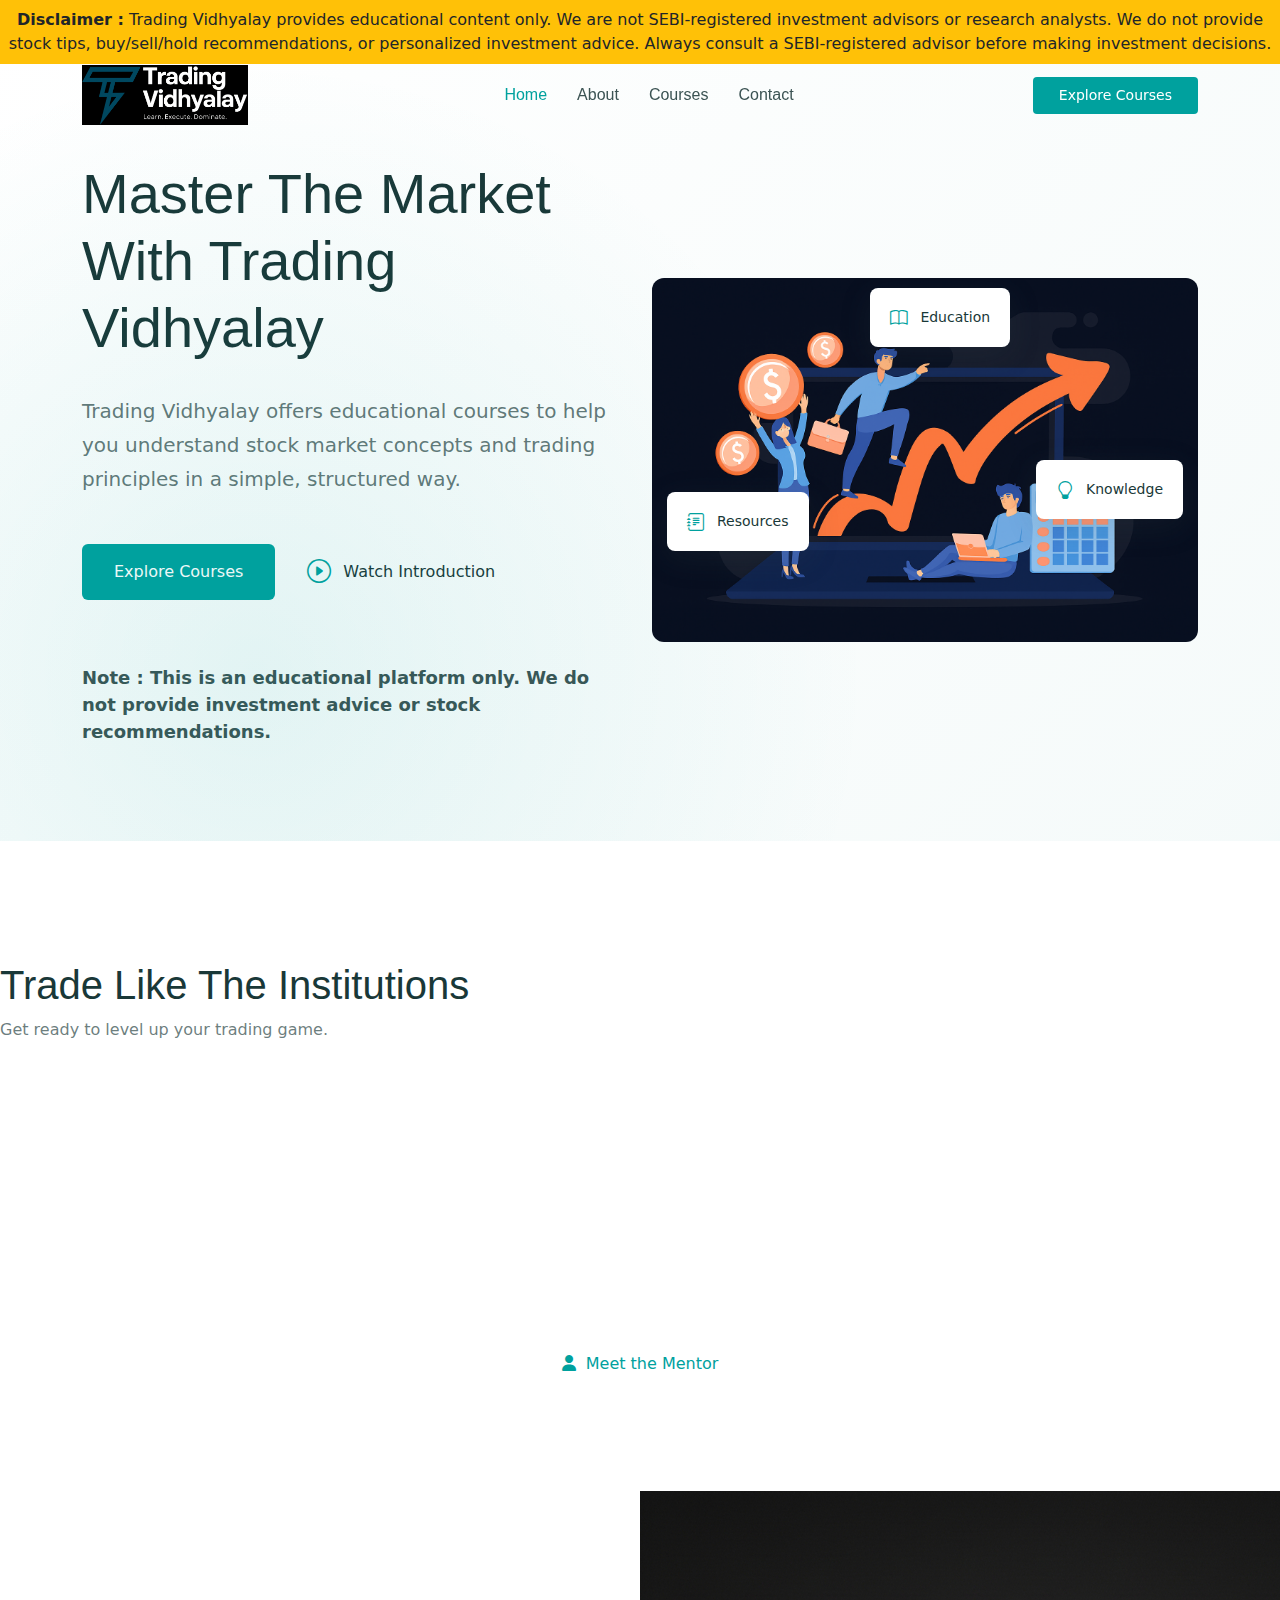
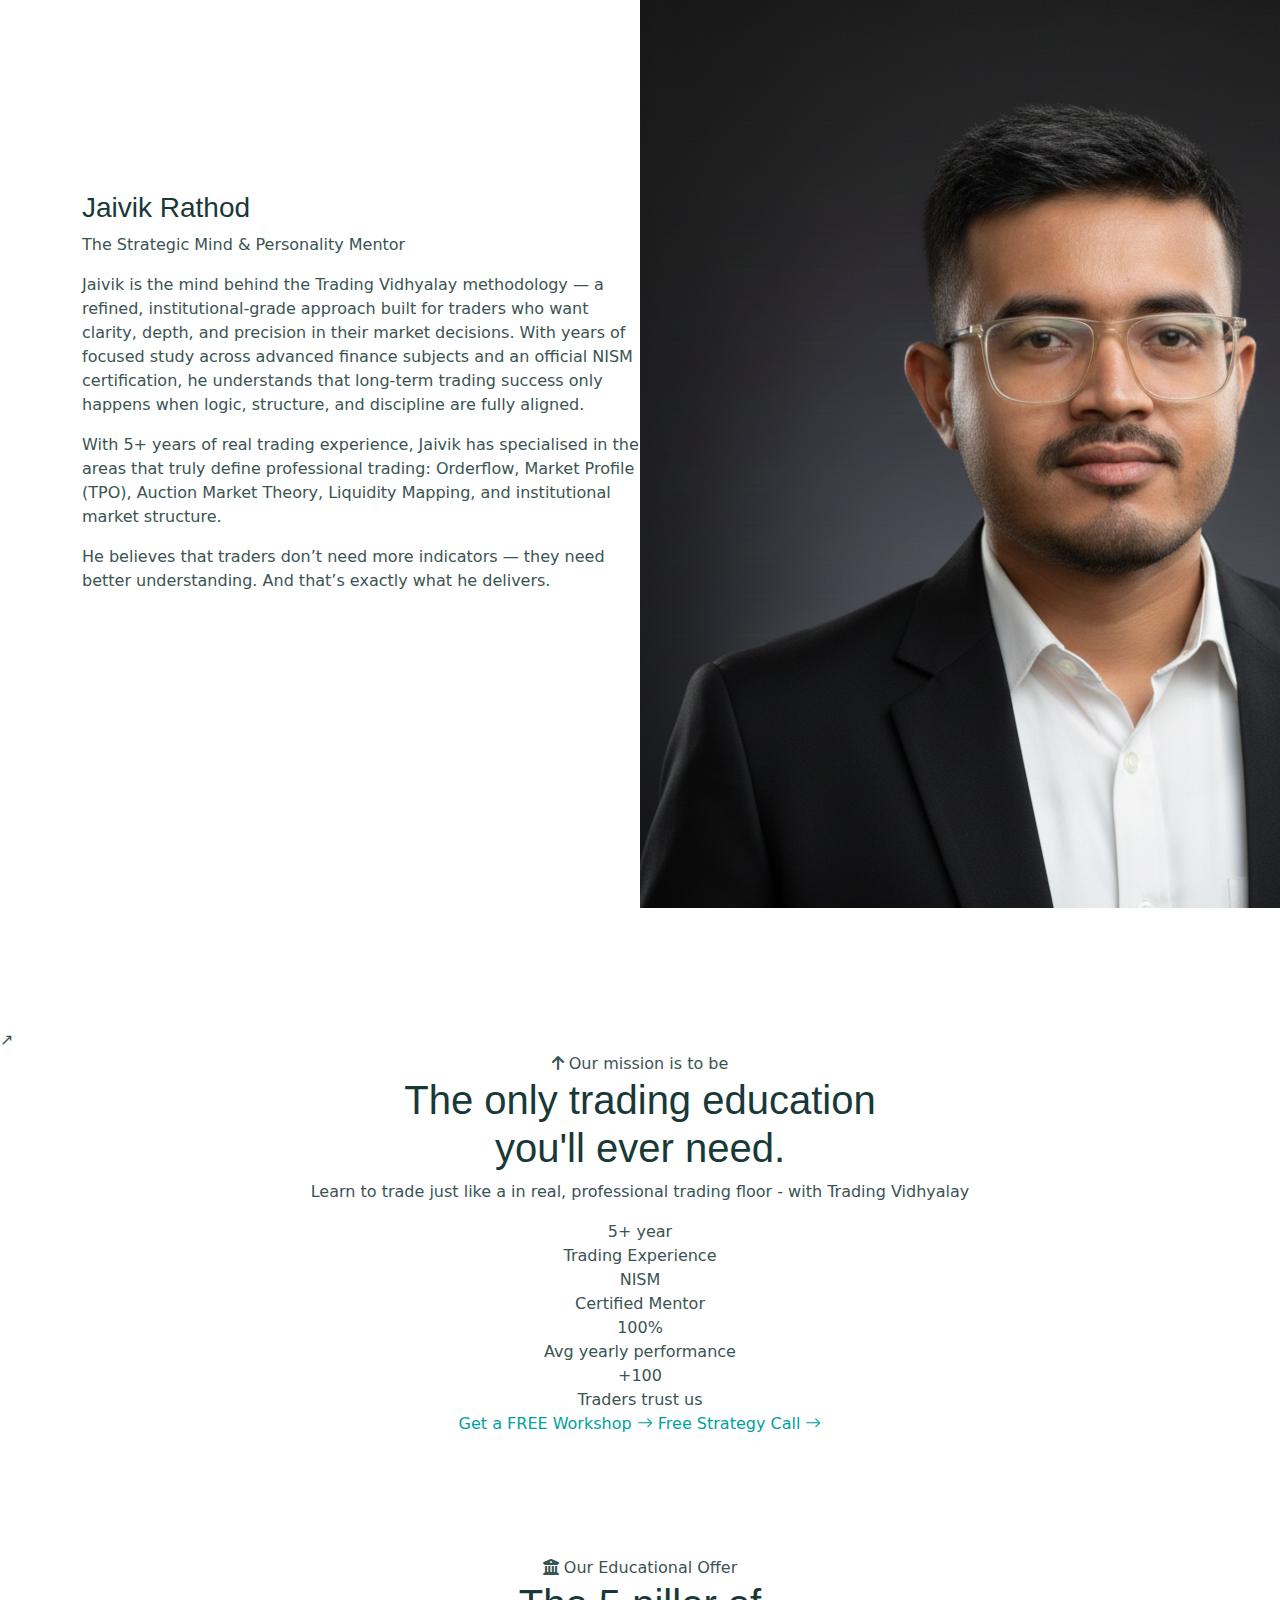
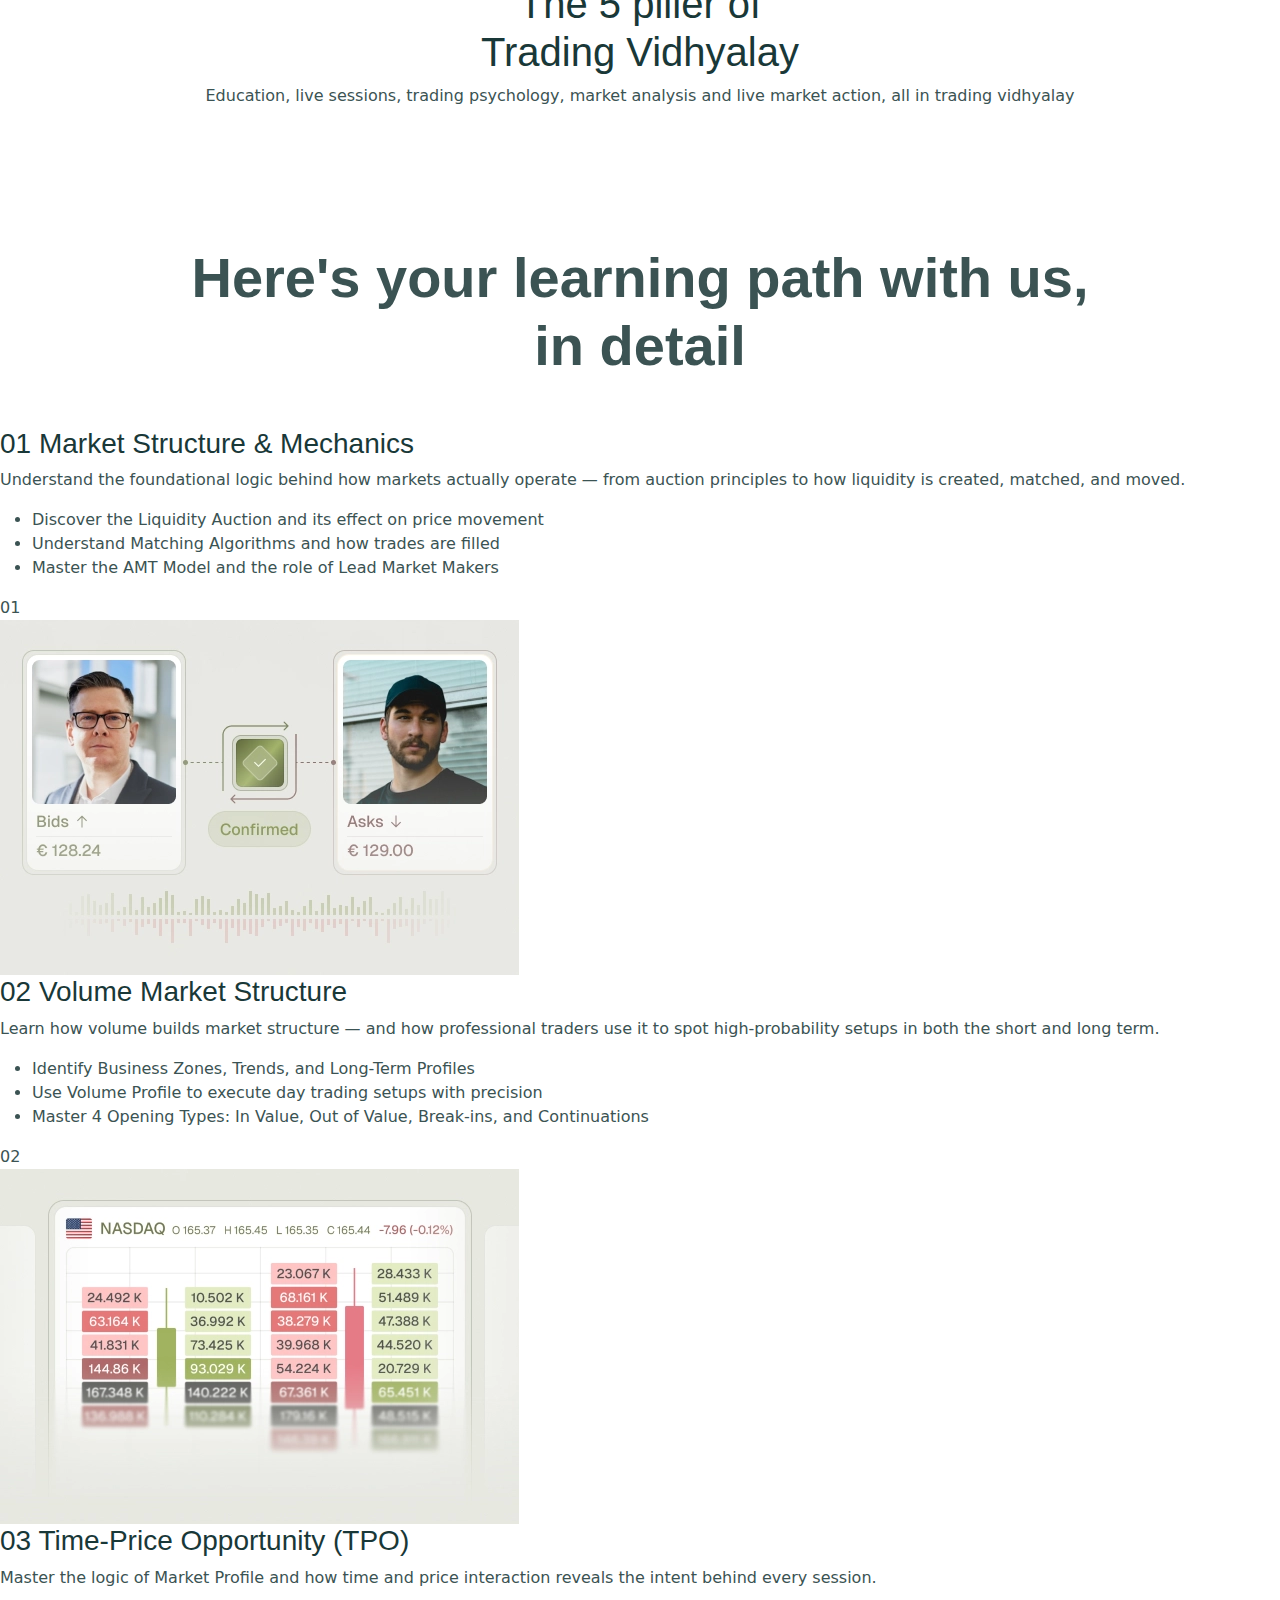
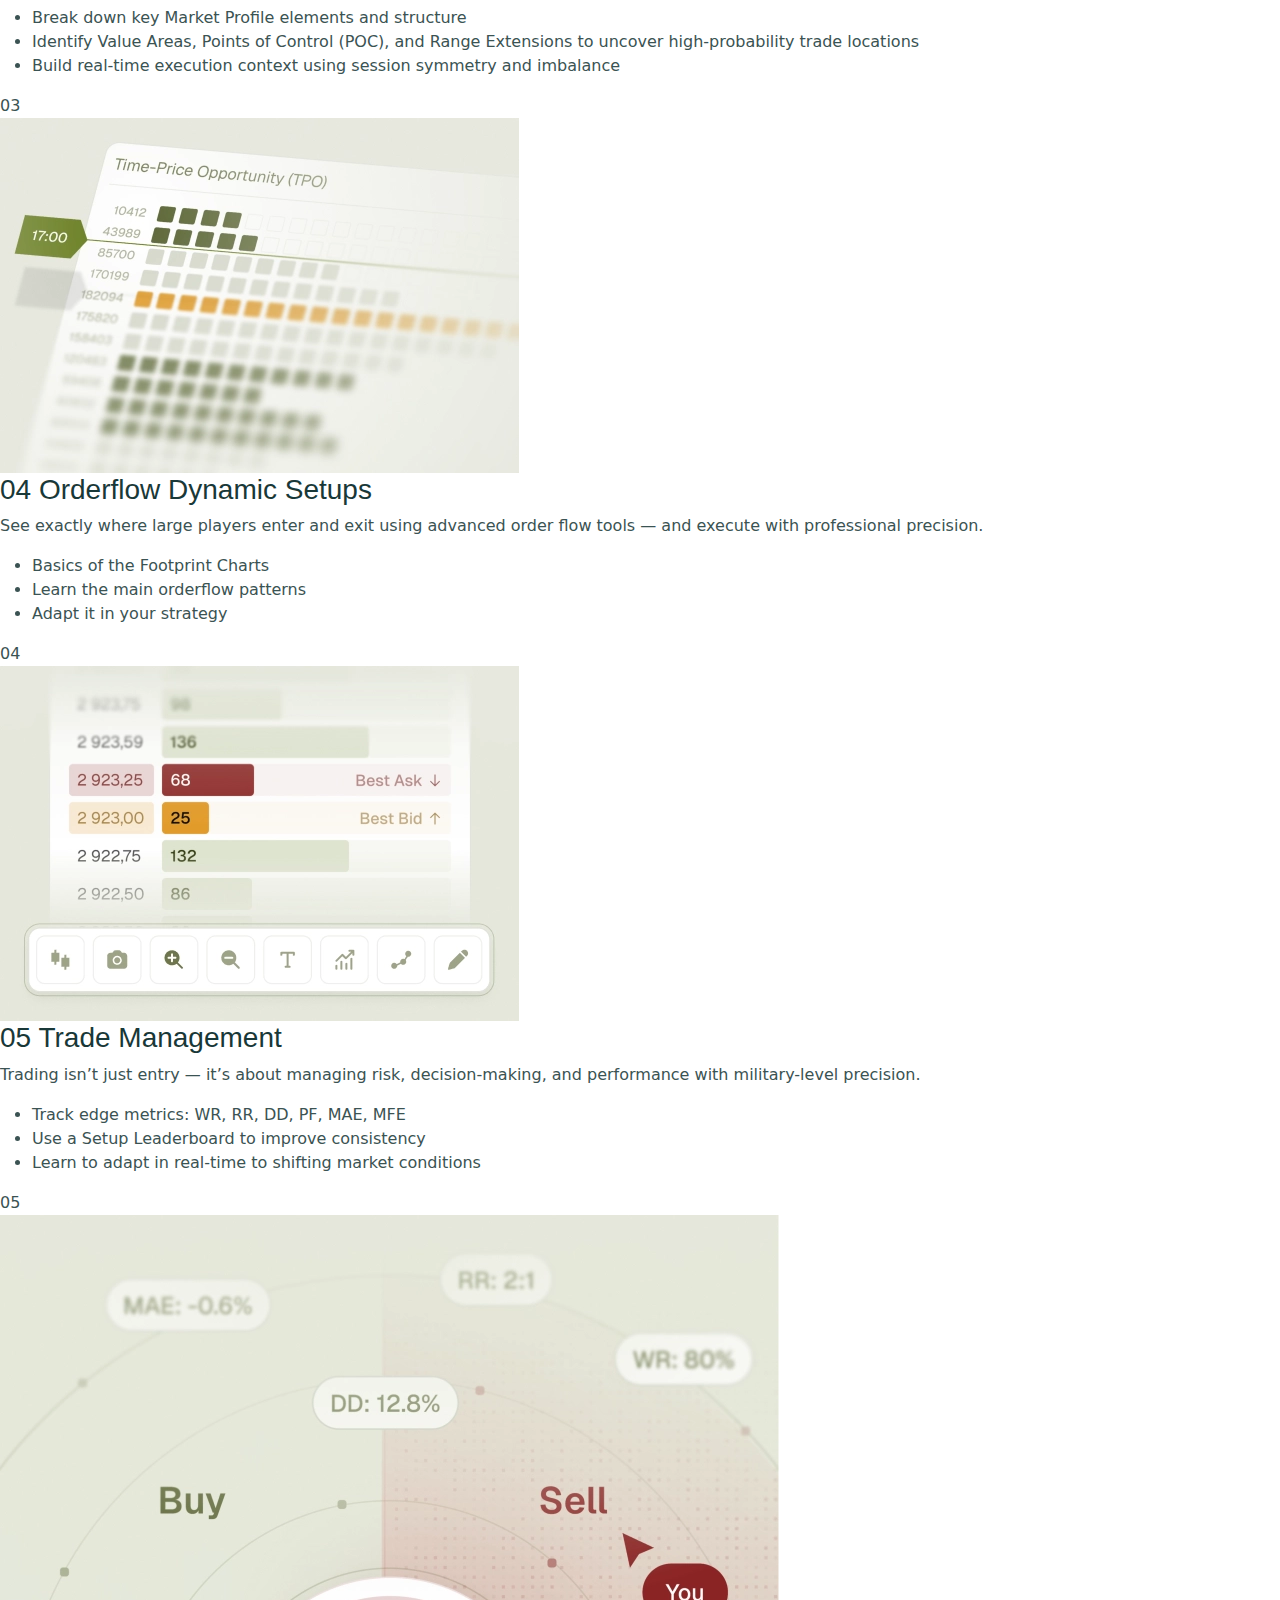
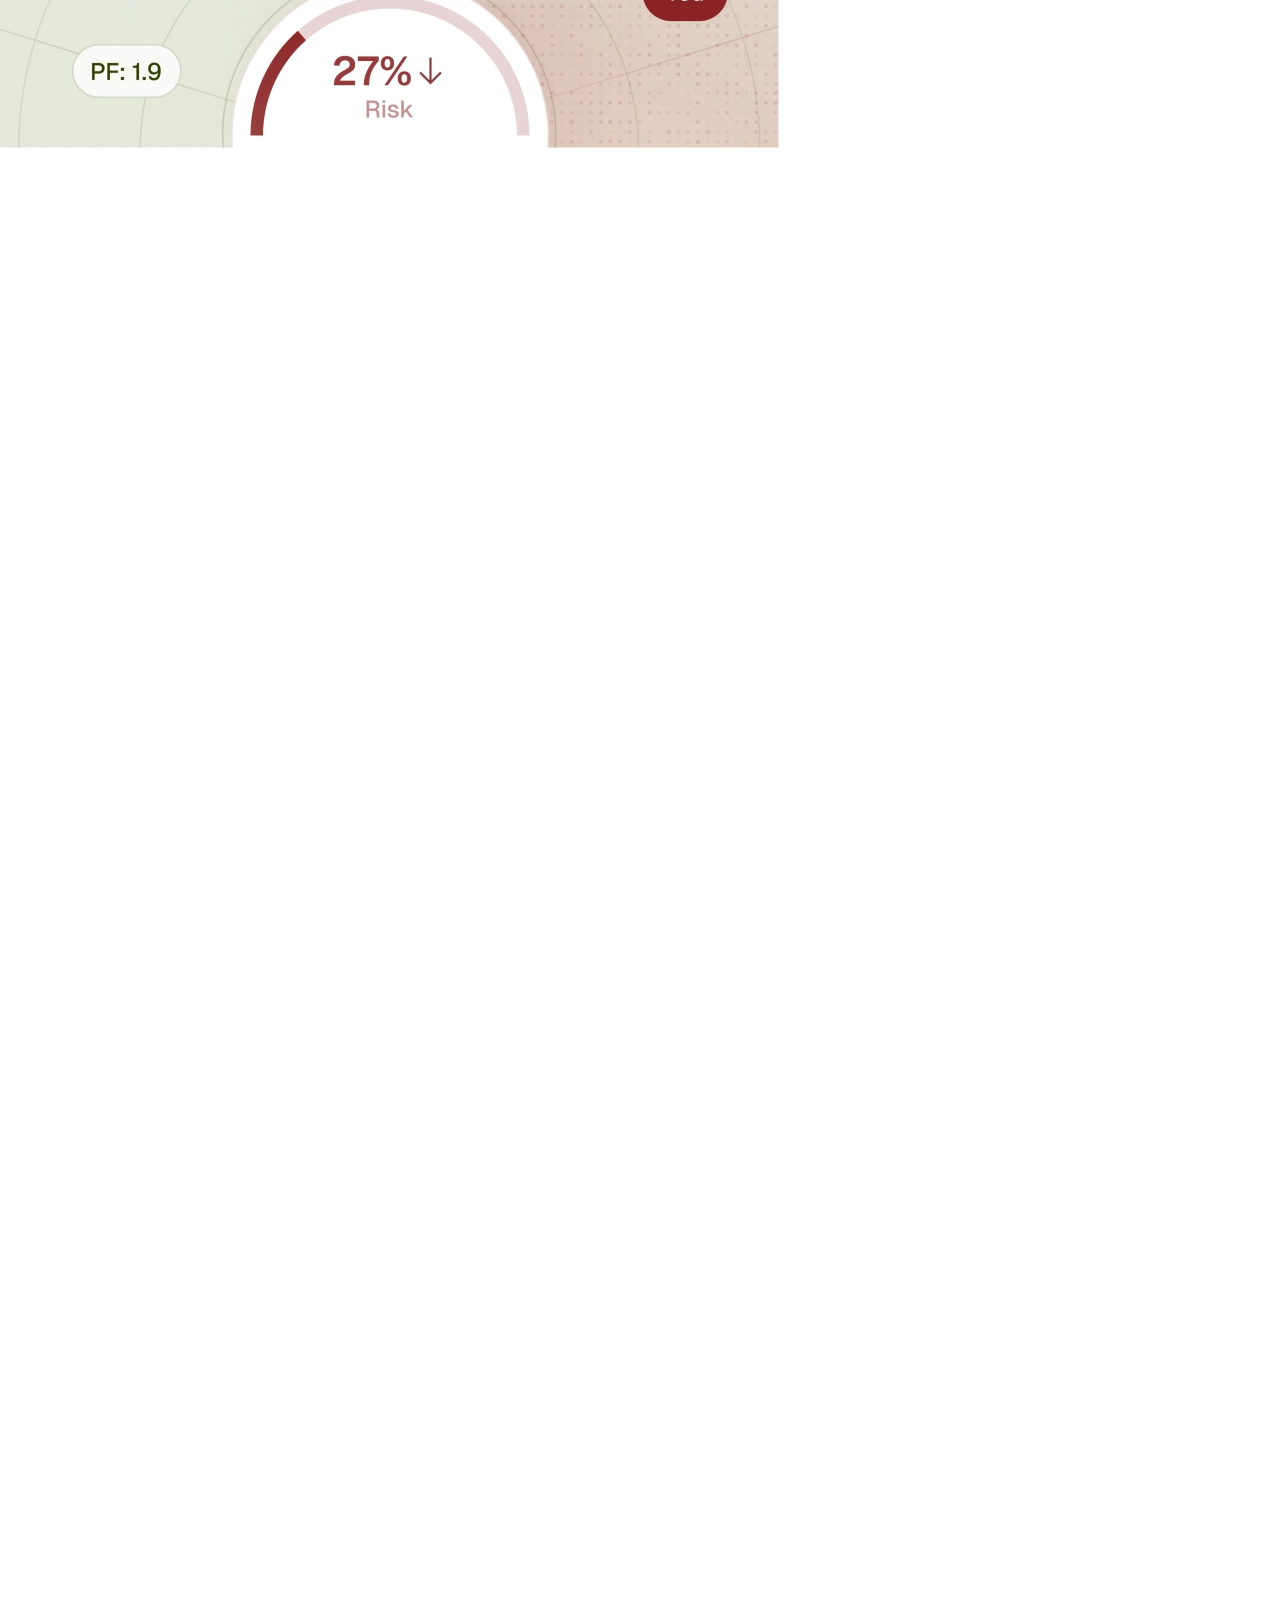
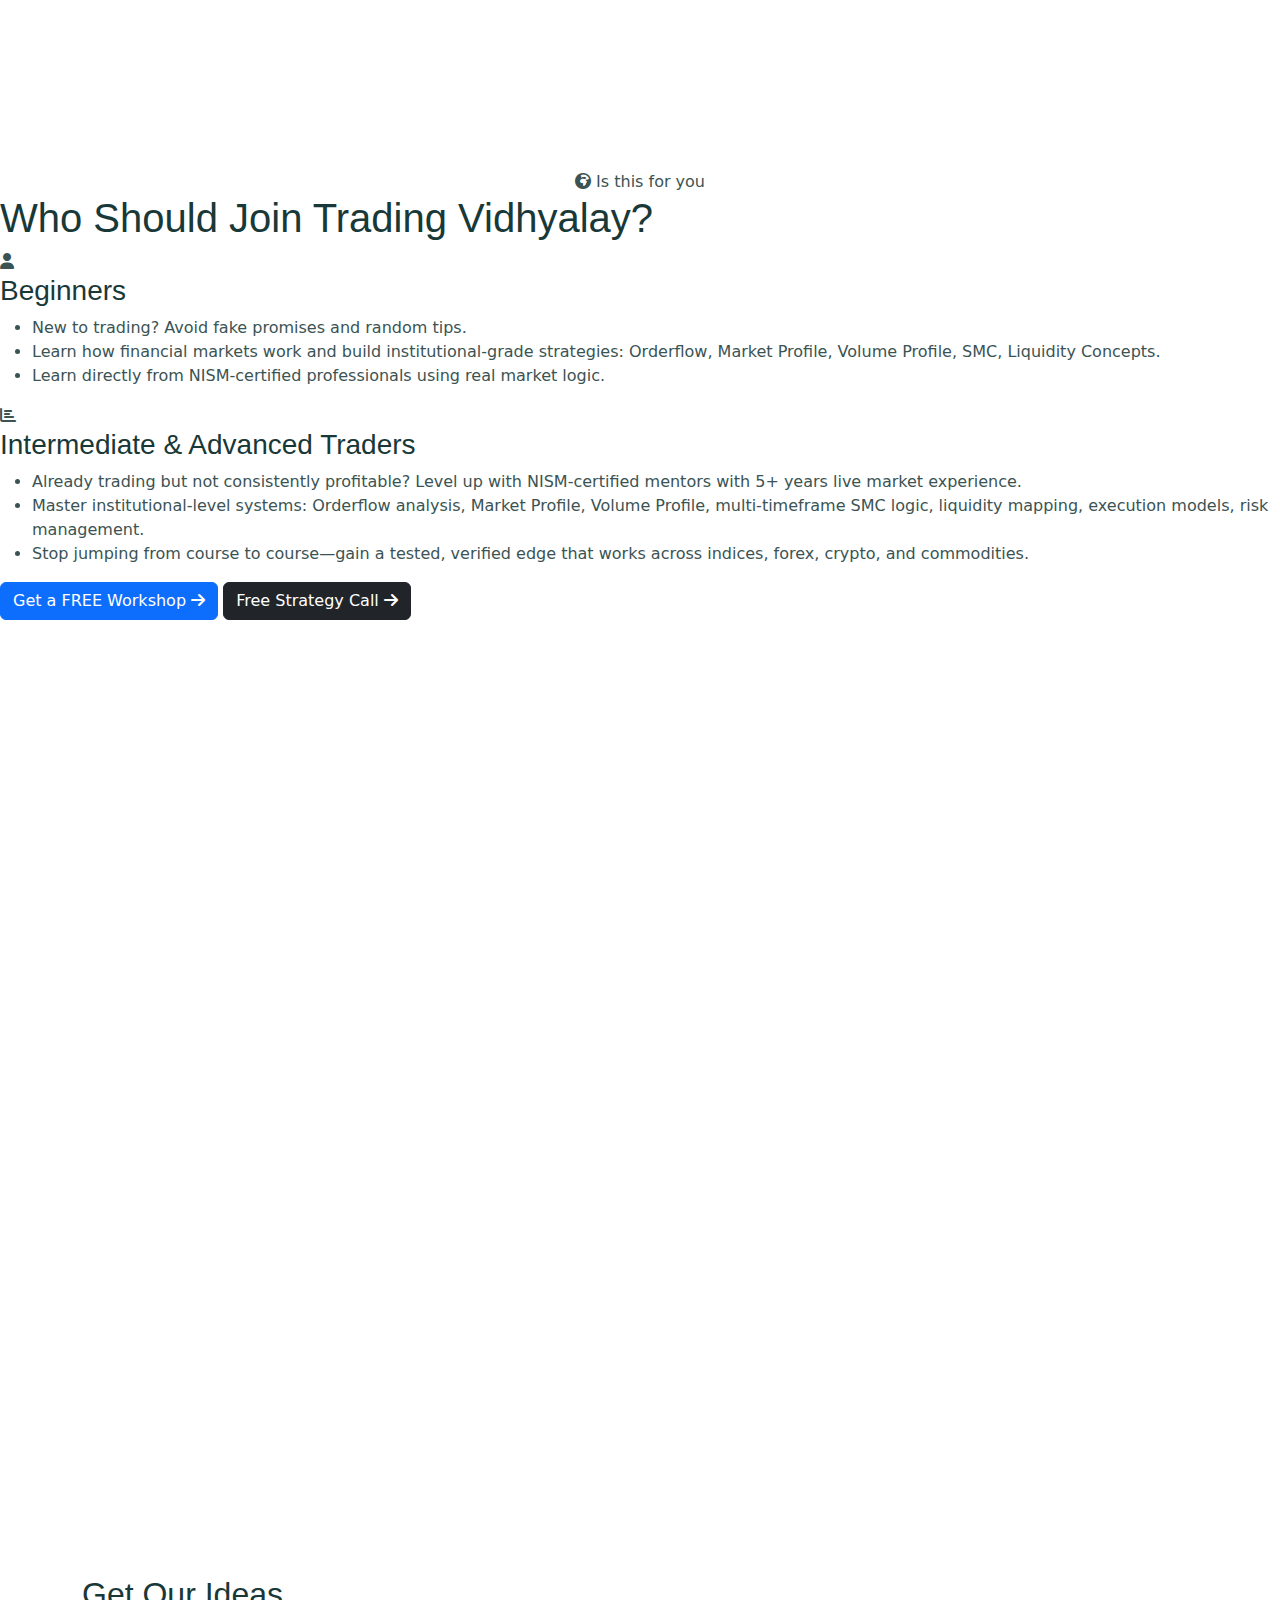
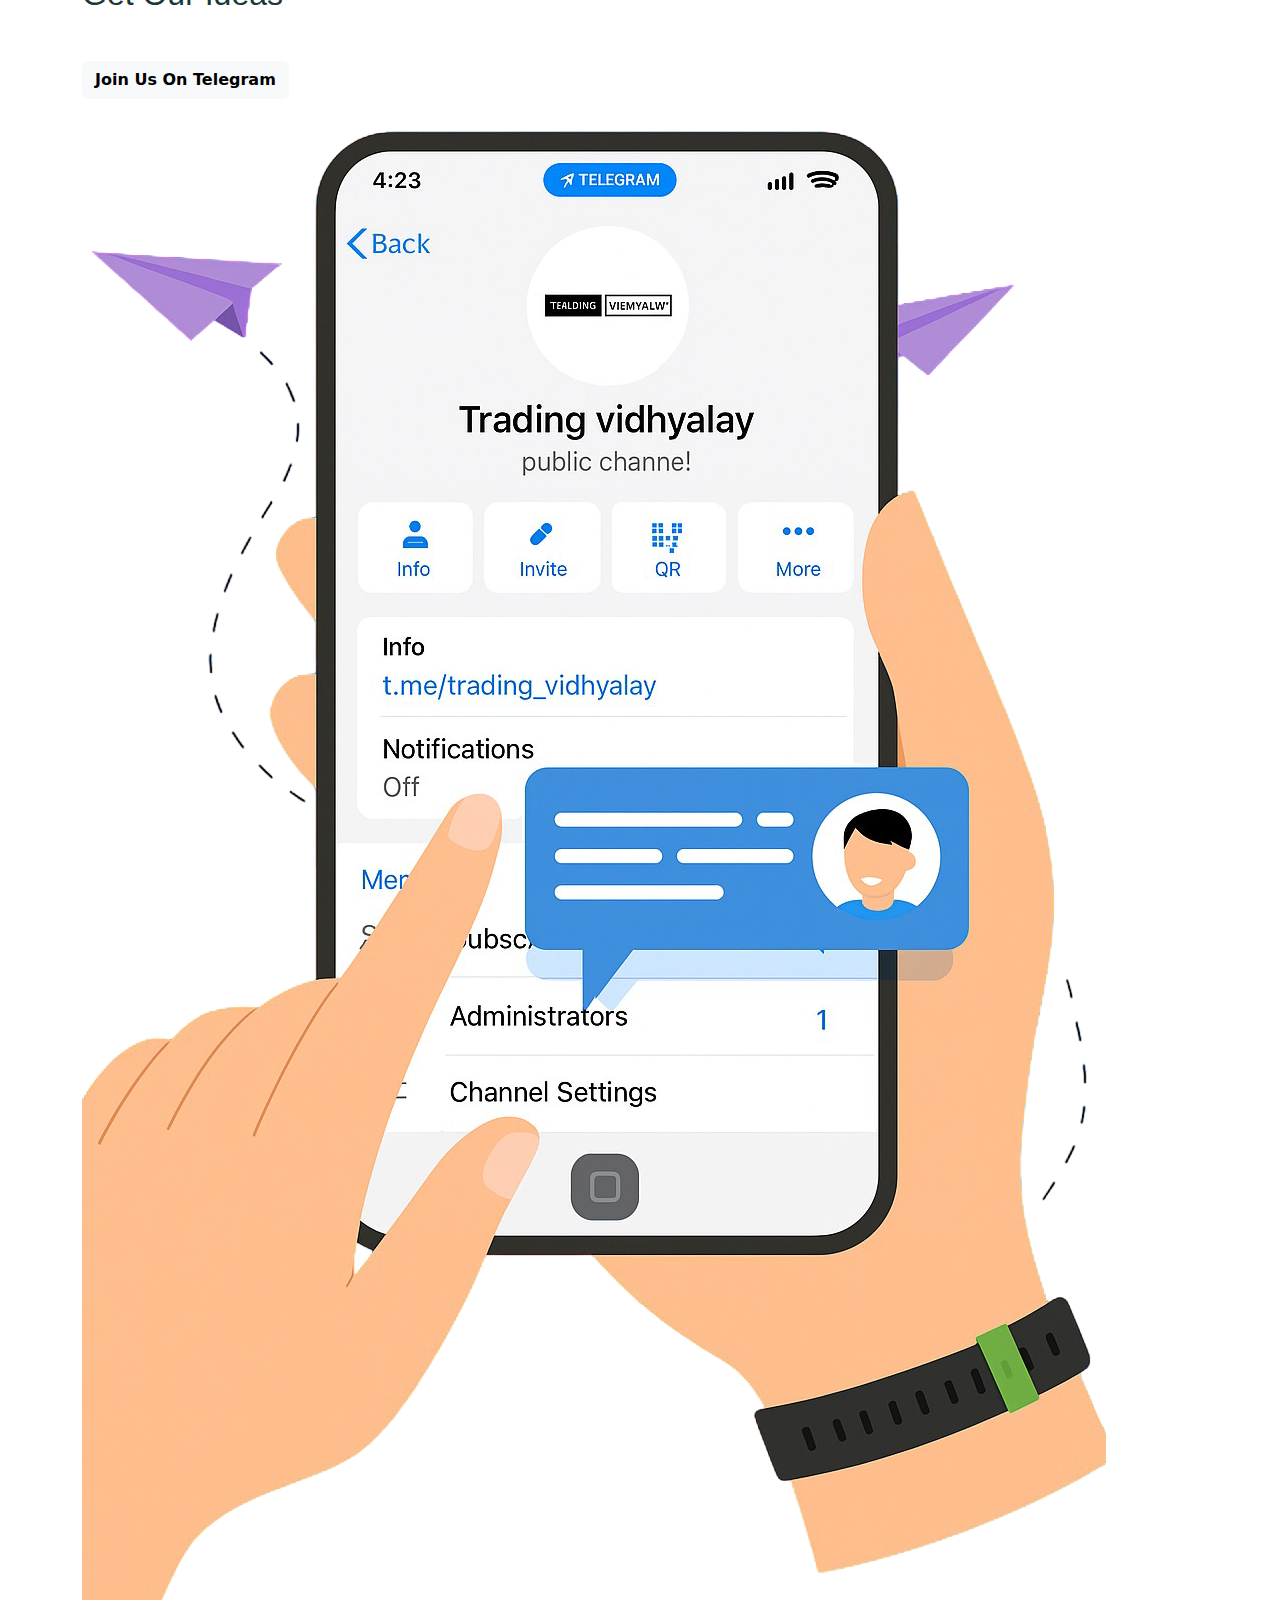
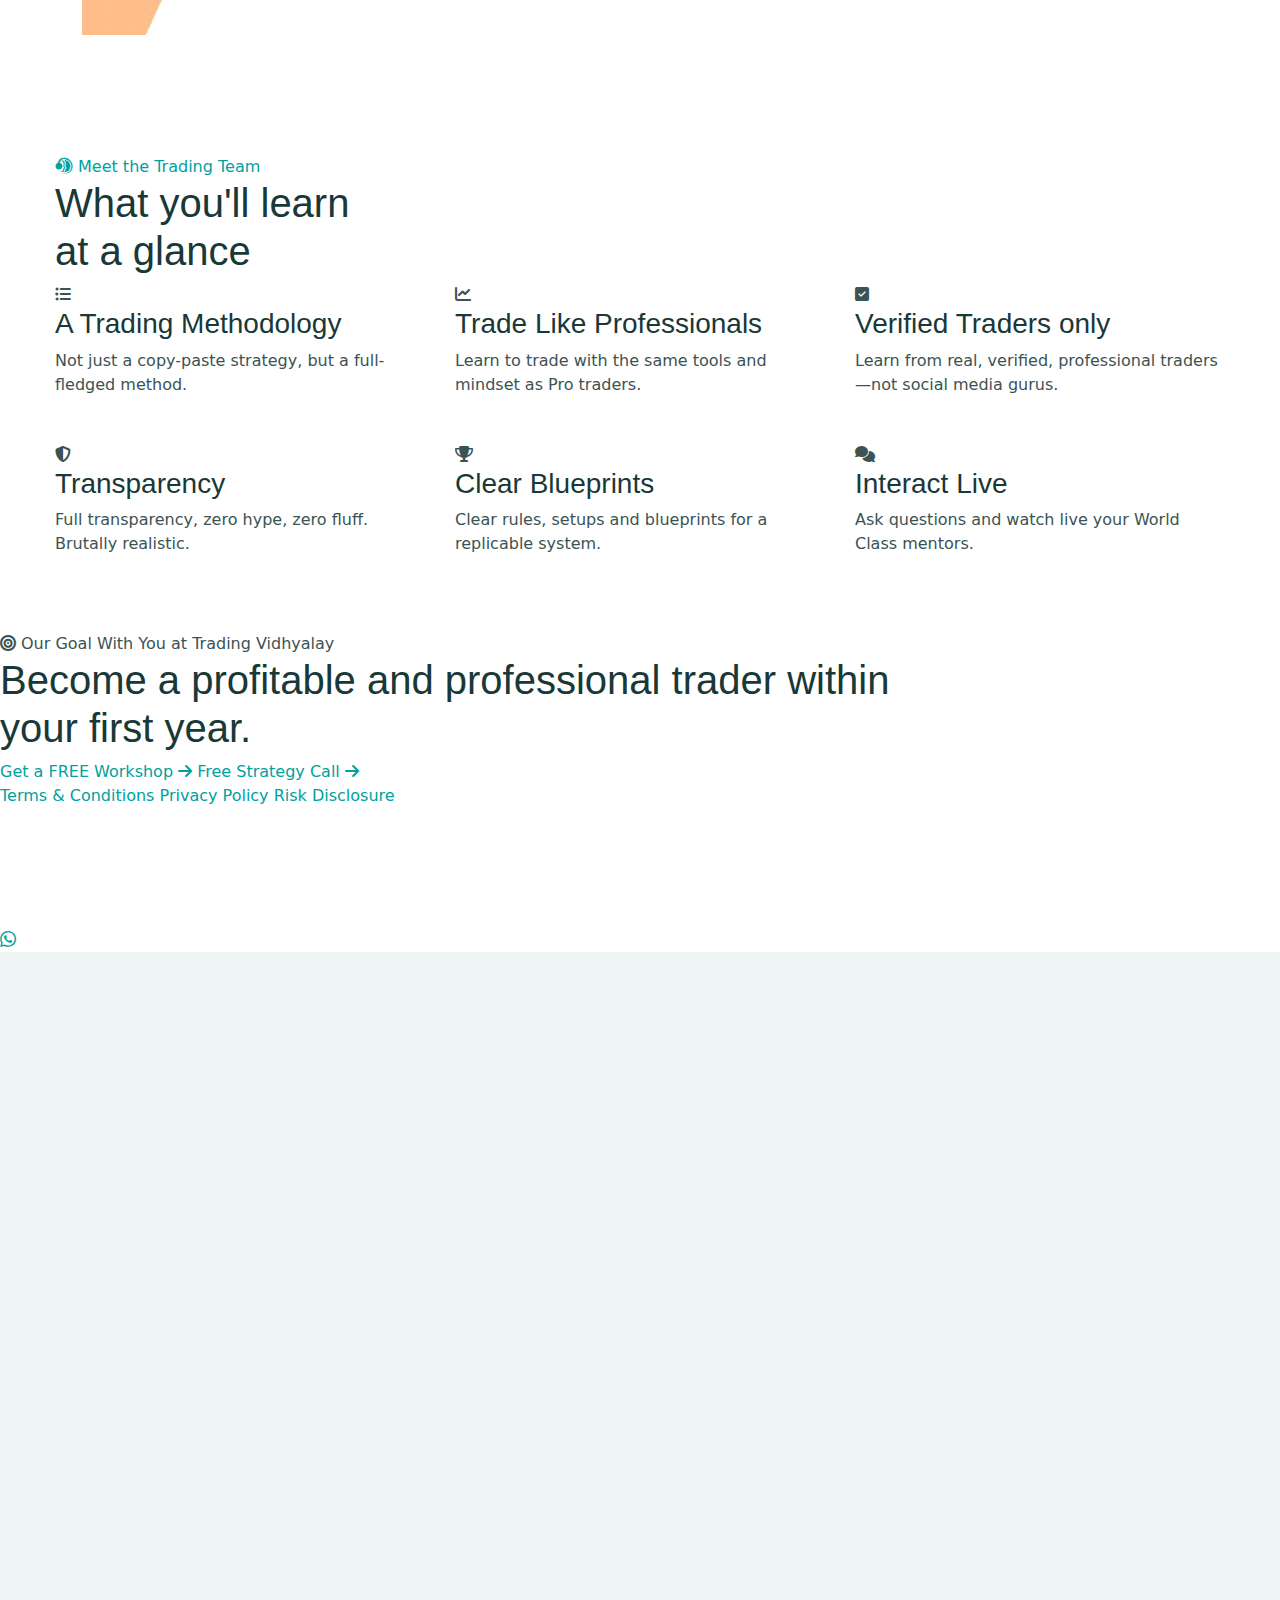
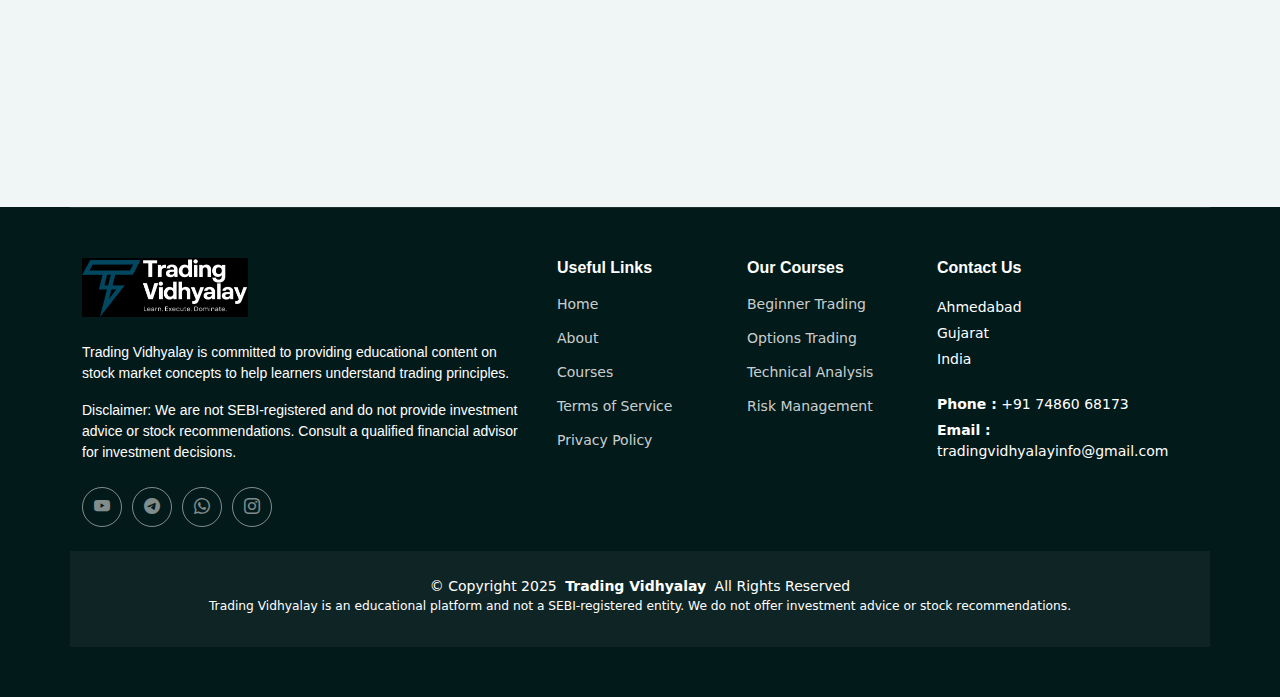
<file: index.html>
<!DOCTYPE html>
<html lang="en">

<head>
  <meta charset="utf-8">
  <meta name="viewport" content="width=device-width, initial-scale=1.0">
  
  <!-- Primary SEO -->
  <title>Trading Vidhyalay - Learn Stock Market & Trading Online</title>
  <meta name="description" content="Trading Vidhyalay provides online courses for beginners and intermediates to master the stock market and trading strategies. Learn trading, investing, and financial analysis from experts.">
  <meta name="keywords" content="stock market courses, trading education, online trading classes, Trading Vidhyalay, learn stock market, investing courses, beginner trading">
  
  <!-- Open Graph / Social Media -->
  <meta property="og:title" content="Trading Vidhyalay - Learn Stock Market & Trading Online">
  <meta property="og:description" content="Master stock market concepts and trading strategies with Trading Vidhyalay's expert-led courses.">
  <meta property="og:image" content="assets/img/og-image.png">
  <meta property="og:url" content="https://yourwebsite.com">
  <meta property="og:type" content="website">
  
  <!-- Twitter Card -->
  <meta name="twitter:card" content="summary_large_image">
  <meta name="twitter:title" content="Trading Vidhyalay - Learn Stock Market & Trading Online">
  <meta name="twitter:description" content="Master stock market concepts and trading strategies with Trading Vidhyalay's expert-led courses.">
  <meta name="twitter:image" content="assets/img/og-image.png">

  <!-- Favicons -->
  <link href="assets/img/favicon.png" rel="icon">


  <!-- Font Awesome Free CDN -->
  <link rel="stylesheet" href="https://cdnjs.cloudflare.com/ajax/libs/font-awesome/6.5.0/css/all.min.css"/>

  <!-- Vendor CSS Files -->
  <link href="assets/vendor/bootstrap/css/bootstrap.min.css" rel="stylesheet">
  <link href="assets/vendor/bootstrap-icons/bootstrap-icons.css" rel="stylesheet">
  <link href="assets/vendor/aos/aos.css" rel="stylesheet">
  <link href="assets/vendor/glightbox/css/glightbox.min.css" rel="stylesheet">
  <link href="assets/vendor/swiper/swiper-bundle.min.css" rel="stylesheet">

  <!-- Main CSS File -->
  <link href="assets/css/main.css" rel="stylesheet">

  <!-- Structured Data for SEO -->
  <script type="application/ld+json">
  {
    "@context": "https://schema.org",
    "@type": "Course",
    "name": "Stock Market Basics",
    "description": "Learn stock market fundamentals, trading strategies, and investing tips with Trading Vidhyalay.",
    "provider": {
      "@type": "Organization",
      "name": "Trading Vidhyalay",
      "sameAs": "https://yourwebsite.com"
    }
  }
  </script>
</head>


<body class="index-page">

  <!-- Disclaimer Banner -->
  <!-- Disclaimer Banner (Fixed Top) -->
  <!-- Disclaimer Banner -->
  <div id="disclaimer" class="disclaimer-banner bg-warning text-dark text-center py-2 fixed-top">
    <p class="mb-0">
      <strong>Disclaimer :</strong> Trading Vidhyalay provides educational content only.
      We are not SEBI-registered investment advisors or research analysts.
      We do not provide stock tips, buy/sell/hold recommendations, or personalized investment advice.
      Always consult a SEBI-registered advisor before making investment decisions.
    </p>
  </div>

  <!-- Header (Shifted Below Disclaimer) -->
  <header id="header" class="header d-flex align-items-center fixed-top" style="top: 50px;">
    <div class="container position-relative d-flex align-items-center justify-content-between">
      <a href="index.html" class="logo d-flex align-items-center me-auto me-xl-0">
        <img src="assets/img/logo.png" alt="Trading Vidhyalay Logo">
      </a>
      <nav id="navmenu" class="navmenu">
        <nav id="navmenu" class="navmenu">
          <ul>
            <li><a href="#hero" class="active">Home</a></li>
            <li><a href="#about">About</a></li>
            <li><a href="#courses">Courses</a></li>
            <!-- <li><a href="#services">Services</a></li> -->
            <!-- <li><a href="#pricing">Pricing</a></li> -->

            <li><a href="#contact">Contact</a></li>
          </ul> <i class="mobile-nav-toggle d-xl-none bi bi-list"></i>
        </nav>
      </nav>
      <a class="btn-getstarted" href="#courses">Explore Courses</a>
    </div>
  </header>

  <script>
    const disclaimer = document.getElementById('disclaimer');
    window.addEventListener('scroll', () => {
      if (window.scrollY > 50) { // hide after 50px scroll
        disclaimer.style.display = 'none';
        document.getElementById('header').style.top = '0'; // move header to top
      } else {
        disclaimer.style.display = 'block';
        document.getElementById('header').style.top = '50px';
      }
    });
  </script>


    <!-- Hero Section -->
    <section id="hero" class="hero section">

      <div class="container" data-aos="fade-up" data-aos-delay="100">

        <div class="row align-items-center">

          <div class="col-lg-6 order-2 order-lg-1" data-aos="fade-right" data-aos-delay="200">
            <div class="hero-content">
              <h1 class="hero-title">Master The Market With Trading Vidhyalay</h1>
              <p class="hero-description">Trading Vidhyalay offers educational courses to help you understand stock
                market concepts and trading principles in a simple, structured way.</p>
              <div class="hero-actions">
                <a href="#courses" class="btn-primary">Explore Courses</a>
                <a href="#" class="btn-secondary glightbox">
                  <i class="bi bi-play-circle"></i>
                  <span>Watch Introduction</span>
                </a>
              </div>

              <p style="font-weight: bold; font-size:18px" class="disclaimer small mt-3">Note : This is an educational
                platform only. We do not provide investment
                advice or stock recommendations.</p>
            </div>
          </div>

          <div class="col-lg-6 order-1 order-lg-2" data-aos="fade-left" data-aos-delay="300">

            <div class="hero-visual">
              <div class="hero-image-wrapper">
                <img src="assets/img/illustration/heroimage.png" class="img-fluid hero-image"
                  alt="Stock Market Education Illustration">
                <div class="floating-elements">
                  <div class="floating-card card-1">
                    <i class="bi bi-book"></i>
                    <span>Education</span>
                  </div>
                  <div class="floating-card card-2">
                    <i class="bi bi-lightbulb"></i>
                    <span>Knowledge</span>
                  </div>
                  <div class="floating-card card-3">
                    <i class="bi bi-journal-text"></i>
                    <span>Resources</span>
                  </div>
                </div>
              </div>
            </div>
          </div>

        </div>

      </div>

    </section><!-- /Hero Section -->

    <section id="features-2" class="features-2 section">

      <section class="hero-section">
        <h1>Trade Like <span>The Institutions</span></h1>
        <p>Get ready to level up your trading game.</p>
      </section>

      <div class="container" data-aos="fade-up" data-aos-delay="100">

        <div class="row g-4">
          <div class="col-lg-4" data-aos="fade-up" data-aos-delay="150">
            <div class="feature-card highlighted">

              <div class="feature-image">
                <img src="assets/img/trading/chart1.png" alt="Trading Vidhyalay online lessons" class="img-fluid"
                  loading="lazy">
              </div>
            </div>
          </div>

          <div class="col-lg-4" data-aos="fade-up" data-aos-delay="200">
            <div class="feature-card highlighted">

              <div class="feature-image">
                <img src="assets/img/trading/chart3.png" alt="Trading strategies visuals" class="img-fluid"
                  loading="lazy">
              </div>
            </div>
          </div>

          <div class="col-lg-4" data-aos="fade-up" data-aos-delay="250">
            <div class="feature-card highlighted">

              <div class="feature-image">
                <img src="assets/img/trading/chart2.png" alt="Educational support" class="img-fluid" loading="lazy">
              </div>
            </div>
          </div>
        </div>

      </div>

    </section><!-- /Features 2 Section -->

    <!-- About Section -->
    <section id="about" class="mentor-about-section">
      <div class="container">
        <div class="mentor-header text-center mb-5">
          <a href="#" class="meet-team-btn"><i style="margin-right: 5px;" class="fa-solid fa-user"></i> Meet the Mentor</a>
          <h1 class="display-4 fw-bold text-white">Our World Class Trading Mentors</h1>
        </div>
    
        <div class="row justify-content-center">
          <!-- Mentor Card - Tom Vorwald Style -->
          <div class="col-12 d-flex justify-content-center">
            <div class="mentor-card">
              <div class="row g-0 align-items-center">
                <div class="col-md-6">
                  <div class="mentor-info">
                    <h3 class="mentor-name">Jaivik Rathod</h3>
                    <p class="mentor-title">The Strategic Mind & Personality Mentor</p>
                    <div class="mentor-bio">
                      <p>
                        Jaivik is the mind behind the Trading Vidhyalay methodology — a refined, institutional-grade approach built for traders who want clarity, depth, and precision in their market decisions. With years of focused study across advanced finance subjects and an official NISM certification, he understands that long-term trading success only happens when logic, structure, and discipline are fully aligned.</p>
                      <p>With 5+ years of real trading experience, Jaivik has specialised in the areas that truly define professional trading: Orderflow, Market Profile (TPO), Auction Market Theory, Liquidity Mapping, and institutional market structure.</p>
                      <p>He believes that traders don’t need more indicators —
                        they need better understanding.
                        And that’s exactly what he delivers.</p>
                      
                    </div>
                  </div>
                </div>
                <div class="col-md-6">
                  <div class="mentor-image-wrapper">
                    <img src="assets/img/about/mentor.png" alt="Jaivik Rathod" class="mentor-image">
                  </div>
                </div>
              </div>
            </div>
          </div>
        </div>
    
        <!-- You can duplicate the card above for more mentors -->
      </div>
    </section>

    <section class="hero-trading">
      <div class="arrow-decoration">↗</div>
  
      <div class="container">
        <div class="text-center">
  
          <!-- Mission badge -->
          <div class="mission-badge">
            <i class="fa-solid fa-arrow-up"></i>
                        Our mission is to be
          </div>
  
          <!-- Main headline -->
          <h1>
            The only <span class="underline">trading education</span><br>
            you'll ever need.
          </h1>
  
          <!-- Subtitle -->
          <p class="subtitle">
            Learn to trade just like a in real, professional trading floor - with Trading Vidhyalay </p>
  
          <!-- Stats -->
          <div class="hero-stats">
            <div class="stat-item">
              <div class="stat-number">5+ year</div>
              <div class="stat-label">Trading Experience</div>
            </div>
            <div class="stat-item">
              <div class="stat-number">NISM</div>
              <div class="stat-label">Certified Mentor</div>
            </div>
            <div class="stat-item">
              <div class="stat-number">100%</div>
              <div class="stat-label">Avg yearly performance</div>
            </div>
            <div class="stat-item">
              <div class="stat-number">+100</div>
              <div class="stat-label">Traders trust us</div>
            </div>
          </div>
  
          <!-- CTA Buttons -->
          <div class="hero-buttons">
            <a href="#workshop" class="btn-workshop">
              Get a FREE Workshop <i class="bi bi-arrow-right"></i>
            </a>
            <a href="#strategy-call" class="btn-strategy">
              Free Strategy Call <i class="bi bi-arrow-right"></i>
            </a>
          </div>
  
        </div>
      </div>
    </section>

    <section class="hero-trading1">
  
      <div class="container">
        <div class="text-center">
  
          <!-- Mission badge -->
          <div class="mission-badge">
            <i class="fa-solid fa-building-columns"></i>
                        Our Educational Offer
          </div>
  
          <h1>
            The 5 piller of<br>
            Trading Vidhyalay
          </h1>
  
          <!-- Subtitle -->
          <p class="subtitle">
            Education, live sessions, trading psychology, market analysis and live market action, all in trading vidhyalay</p>
        </div>
      </div>
    </section>
    <div style="background-color: #f3f3f3;">
      <section class="learning-path">
        <div class="path-progress" id="progressLine"></div>
    
        <h2 class="text-center mb-5 display-4 fw-bold" style="color: var(--primary);">
          Here's your learning path with us,<br>in detail
        </h2>
    
        <!-- Step 1 -->
        <div class="step" data-step="1">
          <div class="step-content">
            <h3>01 Market Structure & Mechanics</h3>
            <p>Understand the foundational logic behind how markets actually operate — from auction principles to how liquidity is created, matched, and moved.</p>
            <ul>
              <li>Discover the Liquidity Auction and its effect on price movement</li>
              <li>Understand Matching Algorithms and how trades are filled</li>
              <li>Master the AMT Model and the role of Lead Market Makers</li>
            </ul>
          </div>
          <div class="step-number">01</div>
          <div class="step-image">
            <img src="./assets/img/features/img1.webp" alt="Market Structure">
          </div>
        </div>
    
        <!-- Step 2 -->
        <div class="step" data-step="2">
          <div class="step-content1">
            <h3>02 Volume Market Structure</h3>
            <p>Learn how volume builds market structure — and how professional traders use it to spot high-probability setups in both the short and long term.</p>
            <ul>
              <li>Identify Business Zones, Trends, and Long-Term Profiles</li>
              <li>Use Volume Profile to execute day trading setups with precision</li>
              <li>Master 4 Opening Types: In Value, Out of Value, Break-ins, and Continuations</li>
            </ul>
          </div>
          <div class="step-number">02</div>
          <div class="step-image">
            <img src="./assets/img/features/img2.webp" alt="Volume Structure">
          </div>
        </div>
    
        <!-- Step 3 -->
        <div class="step" data-step="3">
          <div class="step-content">
            <h3>03 Time-Price Opportunity (TPO)</h3>
            <p>Master the logic of Market Profile and how time and price interaction reveals the intent behind every session.</p>
            <ul>
              <li>Break down key Market Profile elements and structure</li>
              <li>Identify Value Areas, Points of Control (POC), and Range Extensions to uncover high‑probability trade locations</li>
              <li>Build real-time execution context using session symmetry and imbalance</li>
            </ul>
          </div>
          <div class="step-number">03</div>
          <div class="step-image">
            <img src="./assets/img/features/img3.webp" alt="TPO">
          </div>
        </div>
    
        <!-- Step 4 -->
        <div class="step" data-step="4">
          <div class="step-content1">
            <h3>04 Orderflow Dynamic Setups</h3>
            <p>See exactly where large players enter and exit using advanced order flow tools — and execute with professional precision.</p>
            <ul>
              <li>Basics of the Footprint Charts</li>
              <li>Learn the main orderflow patterns</li>
              <li>Adapt it in your strategy</li>
            </ul>
          </div>
          <div class="step-number">04</div>
          <div class="step-image">
            <img src="./assets/img/features/img4.webp" alt="Orderflow">
          </div>
        </div>
    
        <!-- Step 5 -->
        <div class="step" data-step="5">
          <div class="step-content">
            <h3>05 Trade Management</h3>
            <p>Trading isn’t just entry — it’s about managing risk, decision-making, and performance with military-level precision.</p>
            <ul>
              <li>Track edge metrics: WR, RR, DD, PF, MAE, MFE</li>
              <li>Use a Setup Leaderboard to improve consistency</li>
              <li>Learn to adapt in real-time to shifting market conditions</li>
            </ul>
          </div>
          <div class="step-number">05</div>
          <div class="step-image">
            <img src="./assets/img/features/img5.webp" alt="Trade Management">
          </div>
        </div>
    
      </section>
    </div>
    

    <section id="features-2" class="features-2 section">
      <div class="container section-title" data-aos="fade-up">
        <h2>Journey of a Student at Trading Vidhyalay</h2>
        <p style="color: white;">How Does it Works</p>
      </div>

      <div class="container" data-aos="fade-up" data-aos-delay="100">
        <div class="row g-4">

          <!-- Step 1 -->
          <div class="col-lg-3 col-md-6" data-aos="fade-up" data-aos-delay="150">
            <div class="step-card">
              <div class="step-badge">STEP 1</div>
              <img src="assets/img/steps/step1.jpg" alt="Make a Decision" class="step-img img-fluid" loading="lazy">
              <h3>Make a Decision</h3>
              <p>It’s time to become financially independent.</p>
            </div>
          </div>

          <!-- Step 2 -->
          <div class="col-lg-3 col-md-6" data-aos="fade-up" data-aos-delay="200">
            <div class="step-card">
              <div class="step-badge">STEP 2</div>
              <img src="assets/img/steps/step2.jpg" alt="Subscribe" class="step-img img-fluid" loading="lazy">
              <h3>Subscribe</h3>
              <p>Get in-depth knowledge of the stock market by subscribing to our Trading Vidhyalay
                Courses.</p>
            </div>
          </div>

          <!-- Step 3 -->
          <div class="col-lg-3 col-md-6" data-aos="fade-up" data-aos-delay="250">
            <div class="step-card">
              <div class="step-badge">STEP 3</div>
              <img src="assets/img/steps/step3.jpg" alt="Scheduling Process" class="step-img img-fluid" loading="lazy">
              <h3>Scheduling Process</h3>
              <p>Join our live classes through Zoom, go through recordings, and get full Mentor support.</p>
            </div>
          </div>

          <!-- Step 4 -->
          <div class="col-lg-3 col-md-6" data-aos="fade-up" data-aos-delay="300">
            <div class="step-card">
              <div class="step-badge">STEP 4</div>
              <img src="assets/img/steps/step4.jpg" alt="Transformation Completed" class="step-img img-fluid"
                loading="lazy">
              <h3>Transformation Completed</h3>
              <p>Novice to Professional Trader – your journey starts here.</p>
            </div>
          </div>

        </div>
      </div>
    </section>

    <!-- Testimonials Section -->
    <section id="testimonials" class="testimonials section">

      <!-- Section Title -->
      <div class="container section-title" data-aos="fade-up">
        <span class="description-title">Testimonials</span>
        <h2>Student Feedback</h2>
        <p>Hear from students who have learned from our specialized courses at Trading Vidhyalay.</p>
      </div><!-- End Section Title -->

      <div class="container">

        <div class="testimonial-masonry">

          <!-- Trading Workshop -->
          <div class="testimonial-item" data-aos="fade-up">
            <div class="testimonial-content">
              <div class="quote-pattern">
                <i class="bi bi-quote"></i>
              </div>
              <p>The trading workshop was very practical and helped me understand real market strategies!</p>
              <div class="client-info">
                <div class="client-details">
                  <h3>Anjali Patel</h3>
                  <span class="position">Trading Workshop Learner</span>
                </div>
              </div>
            </div>
          </div>

          <!-- Trading Workshop (another testimonial) -->
          <div class="testimonial-item highlight" data-aos="fade-up" data-aos-delay="100">
            <div class="testimonial-content">
              <div class="quote-pattern">
                <i class="bi bi-quote"></i>
              </div>
              <p>The exercises in the trading workshop helped me build confidence to trade in the real market.</p>
              <div class="client-info">
                <div class="client-details">
                  <h3>Rohit Mehra</h3>
                  <span class="position">Trading Workshop Learner</span>
                </div>
              </div>
            </div>
          </div>

          <!-- Technical Analysis -->
          <div class="testimonial-item" data-aos="fade-up" data-aos-delay="200">
            <div class="testimonial-content">
              <div class="quote-pattern">
                <i class="bi bi-quote"></i>
              </div>
              <p>The technical analysis course taught me how to read charts and patterns like a pro.</p>
              <div class="client-info">
                <div class="client-details">
                  <h3>Vikram Singh</h3>
                  <span class="position">Technical Analysis Learner</span>
                </div>
              </div>
            </div>
          </div>

          <!-- Financial Modelling -->
          <div class="testimonial-item highlight" data-aos="fade-up" data-aos-delay="300">
            <div class="testimonial-content">
              <div class="quote-pattern">
                <i class="bi bi-quote"></i>
              </div>
              <p>The financial modelling course improved my skills in analyzing and forecasting financial data
                efficiently.</p>
              <div class="client-info">
                <div class="client-details">
                  <h3>Pooja Sharma</h3>
                  <span class="position">Financial Modelling Learner</span>
                </div>
              </div>
            </div>
          </div>

          <!-- Crypto Courses -->
          <div class="testimonial-item" data-aos="fade-up" data-aos-delay="400">
            <div class="testimonial-content">
              <div class="quote-pattern">
                <i class="bi bi-quote"></i>
              </div>
              <p>The crypto courses helped me understand blockchain and cryptocurrency trading clearly.</p>
              <div class="client-info">
                <div class="client-details">
                  <h3>Rahul Desai</h3>
                  <span class="position">Crypto Learner</span>
                </div>
              </div>
            </div>
          </div>

          <!-- Crypto Courses (another testimonial) -->
          <div class="testimonial-item highlight" data-aos="fade-up" data-aos-delay="500">
            <div class="testimonial-content">
              <div class="quote-pattern">
                <i class="bi bi-quote"></i>
              </div>
              <p>The crypto course gave me practical knowledge to trade cryptocurrencies confidently.</p>
              <div class="client-info">
                <div class="client-details">
                  <h3>Simran Kaur</h3>
                  <span class="position">Crypto Learner</span>
                </div>
              </div>
            </div>
          </div>

        </div>

      </div>

    </section><!-- /Testimonials Section -->

    <section class="reason">
      <div class="container1">
        <div class="text-center">
          <div class="mission-badge">
            <i class="fa-solid fa-earth-africa"></i>
            Is this for you
          </div>
        </div>
        <div class="header1">
          <h1>Who Should Join Trading Vidhyalay?</h1>
        </div>
    
        <div class="cards-wrapper">
          <!-- Beginners Card -->
          <div class="edge-card">
            <div class="card-icon">
              <i class="fas fa-user"></i>
            </div>
            <h3>Beginners</h3>
            <ul>
              <li>New to trading? Avoid fake promises and random tips.</li>
              <li>Learn how financial markets work and build institutional-grade strategies: Orderflow, Market Profile, Volume Profile, SMC, Liquidity Concepts.</li>
              <li>Learn directly from NISM-certified professionals using real market logic.</li>
            </ul>
          </div>
    
          <!-- Intermediate & Advanced Card -->
          <div class="edge-card">
            <div class="card-icon">
              <i class="fas fa-chart-bar"></i>
            </div>
            <h3>Intermediate & Advanced Traders</h3>
            <ul>
              <li>Already trading but not consistently profitable? Level up with NISM-certified mentors with 5+ years live market experience.</li>
              <li>Master institutional-level systems: Orderflow analysis, Market Profile, Volume Profile, multi-timeframe SMC logic, liquidity mapping, execution models, risk management.</li>
              <li>Stop jumping from course to course—gain a tested, verified edge that works across indices, forex, crypto, and commodities.</li>
            </ul>
          </div>
        </div>
    
        <div class="buttons">
          <a href="#" class="btn btn-primary">Get a FREE Workshop <i class="fas fa-arrow-right"></i></a>
          <a href="#" class="btn btn-dark">Free Strategy Call <i class="fas fa-arrow-right"></i></a>
        </div>
      </div>
    </section>
    
      <!-- Banner -->


    <!-- Faq Section -->
    <section id="faq" class="faq section">

      <div class="container">

        <div class="row justify-content-center">

          <div class="col-lg-10" data-aos="fade-up" data-aos-delay="100">

            <div class="faq-container">

              <div class="faq-item faq-active">
                <h3>Is Trading Vidhyalay SEBI registered?</h3>
                <div class="faq-content">
                  <p>No, Trading Vidhyalay is not SEBI-registered. We provide educational content only and are not
                    investment advisors or research analysts. Our courses are designed to teach stock market concepts,
                    not to offer investment advice.</p>
                </div>
                <i class="faq-toggle bi bi-chevron-right"></i>
              </div><!-- End Faq item-->

              <div class="faq-item">
                <h3>Do you provide stock tips or trading calls?</h3>
                <div class="faq-content">
                  <p>No, we do not provide stock tips, trading calls, or any buy/sell/hold recommendations. Our focus is
                    on teaching general trading principles and market concepts for educational purposes.</p>
                </div>
                <i class="faq-toggle bi bi-chevron-right"></i>
              </div><!-- End Faq item-->

              <div class="faq-item">
                <h3>Who should take this course?</h3>
                <div class="faq-content">
                  <p>Our courses are designed for beginners and intermediate learners who want to understand stock
                    market concepts, trading principles, and risk management techniques. They are ideal for anyone
                    seeking to build foundational knowledge of trading.</p>
                </div>
                <i class="faq-toggle bi bi-chevron-right"></i>
              </div><!-- End Faq item-->

              <div class="faq-item">
                <h3>Can I expect profits after this course?</h3>
                <div class="faq-content">
                  <p>Our courses are educational and aim to teach trading concepts. We do not guarantee profits or
                    financial success, as trading involves risks and outcomes depend on individual decisions. Always
                    consult a SEBI-registered advisor for investment decisions.</p>
                </div>
                <i class="faq-toggle bi bi-chevron-right"></i>
              </div><!-- End Faq item-->

              <div class="faq-item">
                <h3>What is the difference between education and investment advice?</h3>
                <div class="faq-content">
                  <p>Education involves teaching general concepts, principles, and strategies about the stock market,
                    which we provide. Investment advice involves recommending specific stocks or actions, which we do
                    not offer. For personalized advice, consult a SEBI-registered advisor.</p>
                </div>
                <i class="faq-toggle bi bi-chevron-right"></i>
              </div><!-- End Faq item-->

              <div class="faq-item">
                <h3>Do I need prior trading knowledge to join?</h3>
                <div class="faq-content">
                  <p>No prior trading knowledge is required. Our courses are designed for beginners and include
                    foundational lessons to help you understand stock market concepts from scratch.</p>
                </div>
                <i class="faq-toggle bi bi-chevron-right"></i>
              </div><!-- End Faq item-->

              <div class="faq-item">
                <h3>How do I practice what I learn?</h3>
                <div class="faq-content">
                  <p>We recommend practicing concepts using paper trading or demo accounts offered by SEBI-registered
                    brokers. These allow you to simulate trading without financial risk, helping you apply what you’ve
                    learned.</p>
                </div>
                <i class="faq-toggle bi bi-chevron-right"></i>
              </div><!-- End Faq item-->

              <div class="faq-item">
                <h3>What is your refund policy?</h3>
                <div class="faq-content">
                  <p>Please note that all course purchases are final and non-refundable. Since our courses provide
                    immediate access to digital educational content, we do not offer refunds once a purchase is
                    completed.
                    We recommend reviewing the course details carefully before enrolling. For any questions prior to
                    purchase, feel free to contact us at tradingvidhyalayinfo@gmail.com
                    .</p>
                </div>
                <i class="faq-toggle bi bi-chevron-right"></i>
              </div><!-- End Faq item-->

            </div>

          </div><!-- End Faq Column-->

        </div>

      </div>

    </section><!-- /Faq Section -->

    <section class="idea-section">
      <div class="container">
        <div class="idea-box">
          <div class="text-start text-white">
            <h2>Get Our Ideas</h2>
            <p>Directly Into Your Inbox Everyday</p>
            <a href="https://t.me/trading_vidhyalay" class="btn btn-light fw-bold">Join Us On Telegram</a>
          </div>
          <div>
            <img src="assets/img/contact.png" alt="Mobile">
          </div>
        </div>
      </div>
    </section>

    <section class="learn-section">
      <div class="container" style="max-width: 1200px; margin: 0 auto; padding: 0 15px;">
        <div class="learn-header">
          <a href="#" class="meet-team-btn"><i style="margin-right: 5px;" class="fa-brands fa-teamspeak"></i>Meet the Trading Team</a>
          <h1>What you'll learn<br>at a glance</h1>
        </div>
  
        <div class="row" style="display: flex; flex-wrap: wrap; margin: -15px;">
          <!-- Card 1 -->
          <div class="col-md-4" style="padding: 15px;">
            <div class="learn-card">
              <div class="learn-card-icon"><i class="fas fa-list-ul"></i></div>
              <h3>A Trading Methodology</h3>
              <p>Not just a copy-paste strategy, but a full-fledged method.</p>
            </div>
          </div>
  
          <!-- Card 2 -->
          <div class="col-md-4" style="padding: 15px;">
            <div class="learn-card">
              <div class="learn-card-icon"><i class="fas fa-chart-line"></i></div>
              <h3>Trade Like Professionals</h3>
              <p>Learn to trade with the same tools and mindset as Pro traders.</p>
            </div>
          </div>
  
          <!-- Card 3 -->
          <div class="col-md-4" style="padding: 15px;">
            <div class="learn-card">
              <div class="learn-card-icon"><i class="fas fa-check-square"></i></div>
              <h3>Verified Traders only</h3>
              <p>Learn from real, verified, professional traders—not social media gurus.</p>
            </div>
          </div>
  
          <!-- Card 4 -->
          <div class="col-md-4" style="padding: 15px;">
            <div class="learn-card">
              <div class="learn-card-icon"><i class="fas fa-shield-alt"></i></div>
              <h3>Transparency</h3>
              <p>Full transparency, zero hype, zero fluff. Brutally realistic.</p>
            </div>
          </div>
  
          <!-- Card 5 -->
          <div class="col-md-4" style="padding: 15px;">
            <div class="learn-card">
              <div class="learn-card-icon"><i class="fas fa-trophy"></i></div>
              <h3>Clear Blueprints</h3>
              <p>Clear rules, setups and blueprints for a replicable system.</p>
            </div>
          </div>
  
          <!-- Card 6 -->
          <div class="col-md-4" style="padding: 15px;">
            <div class="learn-card">
              <div class="learn-card-icon"><i class="fas fa-comments"></i></div>
              <h3>Interact Live</h3>
              <p>Ask questions and watch live your World Class mentors.</p>
            </div>
          </div>
        </div>
      </div>

            <section class="trader-banner">
        <div class="banner-content">
    
          <div class="banner-tag"><i style="margin-right: 5px;" class="fa-solid fa-bullseye"></i>Our Goal With You at Trading Vidhyalay</div>
    
          <h1 class="banner-title">
            Become a <span class="highlight">profitable and professional</span> trader within<br>your first year.
          </h1>
    
          <div class="banner-cta">
            <a href="#" class="btn-main">Get a FREE Workshop <i class="fas fa-arrow-right"></i></a>
            <a href="#" class="btn-outline">Free Strategy Call <i class="fas fa-arrow-right"></i></a>
          </div>
        </div>
    
        <div class="footer-note">
          <a href="#">Terms & Conditions</a>
          <a href="#">Privacy Policy</a>
          <a href="#">Risk Disclosure</a>
        </div>
      </section>
    </section>

    <!-- Floating WhatsApp Button -->
    <a href="https://wa.me/917486068173" target="_blank" class="whatsapp-float">
      <i class="bi bi-whatsapp"></i>
    </a>
    


    <!-- Contact Section -->
    <section id="contact" class="contact section light-background">

      <!-- Section Title -->
      <div class="container section-title" data-aos="fade-up">
        <span class="description-title">Contact</span>
        <h2>Contact Us</h2>
        <p>Reach out for inquiries about our educational courses or resources.</p>
      </div><!-- End Section Title -->

      <div class="container" data-aos="fade-up" data-aos-delay="100">

        <div class="row g-5">
          <div class="col-lg-6">
            <div class="content" data-aos="fade-up" data-aos-delay="200">
              <div class="section-category mb-3">Get in Touch</div>
              <h2 class="display-5 mb-4">Support for Your Learning Journey</h2>
              <p class="lead mb-4">Have questions about our courses or resources? Contact us for assistance.</p>

              <div class="contact-info mt-5">
                <div class="info-item d-flex mb-3" data-aos="fade-up" data-aos-delay="300">
                  <i class="bi bi-envelope-at me-3"></i>
                  <a href="mailto:tradingvidhyalayinfo@gmail.com" style="color: white;">
                    tradingvidhyalayinfo@gmail.com
                  </a>
                </div>

                <div class="info-item d-flex mb-3" data-aos="fade-up" data-aos-delay="400">
                  <i class="bi bi-telephone me-3"></i>
                  <a href="tel:+917486068173" style="color: white;">
                    +91 74860 68173
                  </a>
                </div>

                <div class="info-item d-flex mb-4" data-aos="fade-up" data-aos-delay="500">
                  <i class="bi bi-geo-alt me-3"></i>
                  <span>Ahmedabad, Gujarat, India</span>
                </div>
              </div>
            </div>
          </div>

          <div class="col-lg-6">
            <div class="contact-form card" data-aos="fade-up" data-aos-delay="300">
              <div class="card-body p-4 p-lg-5">

                <form action="forms/contact.php" method="post" class="php-email-form" data-aos="fade-up"
                  data-aos-delay="600">
                  <div class="row gy-4">

                    <div class="col-12">
                      <input type="text" name="name" class="form-control" placeholder="Your Name" required="">
                    </div>

                    <div class="col-12">
                      <input type="email" class="form-control" name="email" placeholder="Your Email" required="">
                    </div>

                    <div class="col-12">
                      <input type="text" class="form-control" name="subject" placeholder="Subject" required="">
                    </div>

                    <div class="col-12">
                      <textarea class="form-control" name="message" rows="6" placeholder="Message"
                        required=""></textarea>
                    </div>

                    <div class="col-12 text-center">
                      <div class="loading">Loading</div>
                      <div class="error-message"></div>
                      <div class="sent-message">Your message has been sent. Thank you!</div>

                      <button type="submit" class="btn btn-submit w-100">Submit Message</button>
                    </div>

                  </div>
                </form>

              </div>
            </div>
          </div>

        </div>

      </div>

    </section><!-- /Contact Section -->

  </main>

  <footer id="footer" class="footer position-relative dark-background">

    <div class="container footer-top">
      <div class="row gy-4">
        <div class="col-lg-5 col-md-12 footer-about">
          <a href="index.html" class="logo d-flex align-items-center">
            <img src="assets/img/logo.png" alt="Trading Vidhyalay Logo">
          </a>
          <p>Trading Vidhyalay is committed to providing educational content on stock market concepts to help learners
            understand trading principles.</p>
          <p class="disclaimer small">Disclaimer: We are not SEBI-registered and do not provide investment advice or
            stock recommendations. Consult a qualified financial advisor for investment decisions.</p>
          <div class="social-links d-flex mt-4">
            <a href="https://www.youtube.com/@tradingvidhyalayyt" target="_blank">
              <i class="bi bi-youtube"></i>
            </a>

            <a href="https://t.me/trading_vidhyalay" target="_blank">
              <i class="bi bi-telegram"></i>
            </a>

            <a href="https://wa.me/917486068173" target="_blank">
              <i class="bi bi-whatsapp"></i>
            </a>

            <a href="https://www.instagram.com/tradingvidhyalay" target="_blank">
              <i class="bi bi-instagram"></i>
            </a>
          </div>

        </div>

        <div class="col-lg-2 col-6 footer-links">
          <h4>Useful Links</h4>
          <ul>
            <li><a href="#">Home</a></li>
            <li><a href="#about">About</a></li>
            <li><a href="#courses">Courses</a></li>
            <li><a href="#">Terms of Service</a></li>
            <li><a href="#">Privacy Policy</a></li>
          </ul>
        </div>

        <div class="col-lg-2 col-6 footer-links">
          <h4>Our Courses</h4>
          <ul>
            <li><a href="#">Beginner Trading</a></li>
            <li><a href="#">Options Trading</a></li>
            <li><a href="#">Technical Analysis</a></li>
            <li><a href="#">Risk Management</a></li>
          </ul>
        </div>

        <div class="col-lg-3 col-md-12 footer-contact text-center text-md-start">
          <h4>Contact Us</h4>
          <p>Ahmedabad</p>
          <p>Gujarat</p>
          <p>India</p>
          <p class="mt-4">
            <strong>Phone :</strong>
            <a style="color: white;" href="tel:+917486068173">+91 74860 68173</a>
          </p>

          <p>
            <strong>Email :</strong>
            <a style="color: white;" href="mailto:tradingvidhyalayinfo@gmail.com">tradingvidhyalayinfo@gmail.com</a>
          </p>

        </div>

      </div>
    </div>

    <div class="container copyright text-center mt-4">
      <p>© <span>Copyright 2025</span> <strong class="px-1 sitename">Trading Vidhyalay</strong> <span>All Rights
          Reserved</span></p>
      <p class="disclaimer small">Trading Vidhyalay is an educational platform and not a SEBI-registered entity. We do
        not offer investment advice or stock recommendations.</p>
      <div class="credits"></div>
    </div>

  </footer>

  <!-- Scroll Top -->
  <a href="#" class="scroll-top d-flex align-items-center justify-content-center"></a>

  <!-- Vendor JS Files -->
  <script>
    const progressLine = document.getElementById('progressLine');
    const steps = document.querySelectorAll('.step');
    const learningPathSection = document.querySelector('.learning-path');
    
    function updateProgress() {
        // Check if learning path section is in viewport
        const rect = learningPathSection.getBoundingClientRect();
        
        // Only run animation when section is in viewport
        if (rect.top < window.innerHeight && rect.bottom > 0) {
            const scrollTop = window.scrollY;
            const sectionTop = learningPathSection.offsetTop;
            const sectionHeight = learningPathSection.offsetHeight;
            const windowHeight = window.innerHeight;
            
            // Calculate how far we've scrolled through the section
            const sectionScrollStart = sectionTop - windowHeight * 0.2;
            const sectionScrollEnd = sectionTop + sectionHeight - windowHeight * 0.8;
            const totalScrollableDistance = sectionScrollEnd - sectionScrollStart;
            
            if (scrollTop >= sectionScrollStart && scrollTop <= sectionScrollEnd) {
                // Calculate progress percentage within this section
                const scrollProgress = Math.min(1, Math.max(0, (scrollTop - sectionScrollStart) / totalScrollableDistance));
                progressLine.style.height = `${scrollProgress * 100}%`;
            } else if (scrollTop < sectionScrollStart) {
                progressLine.style.height = '0%';
            } else if (scrollTop > sectionScrollEnd) {
                progressLine.style.height = '100%';
            }
            
            // Update active steps based on scroll position
            steps.forEach(step => {
                const stepRect = step.getBoundingClientRect();
                const stepTop = stepRect.top + window.scrollY;
                const stepTriggerPoint = window.scrollY + windowHeight * 0.7;
                
                // Activate step when its top passes 70% of viewport height
                if (stepTop < stepTriggerPoint) {
                    step.classList.add('active');
                } else {
                    step.classList.remove('active');
                }
            });
        } else {
            // Reset when section is not in view
            steps.forEach(step => step.classList.remove('active'));
            if (window.scrollY < learningPathSection.offsetTop) {
                progressLine.style.height = '0%';
            }
        }
    }
    
    // Add throttle to improve performance
    let ticking = false;
    window.addEventListener('scroll', () => {
        if (!ticking) {
            window.requestAnimationFrame(() => {
                updateProgress();
                ticking = false;
            });
            ticking = true;
        }
    });
    
    window.addEventListener('resize', updateProgress);
    window.addEventListener('load', updateProgress);
</script>

  <script src="assets/vendor/bootstrap/js/bootstrap.bundle.min.js"></script>
  <script src="assets/vendor/php-email-form/validate.js"></script>
  <script src="assets/vendor/aos/aos.js"></script>
  <script src="assets/vendor/glightbox/js/glightbox.min.js"></script>
  <script src="assets/vendor/swiper/swiper-bundle.min.js"></script>
  <script src="assets/vendor/purecounter/purecounter_vanilla.js"></script>

  <!-- Main JS File -->
  <script src="assets/js/main.js"></script>

</body>

</html>
</file>
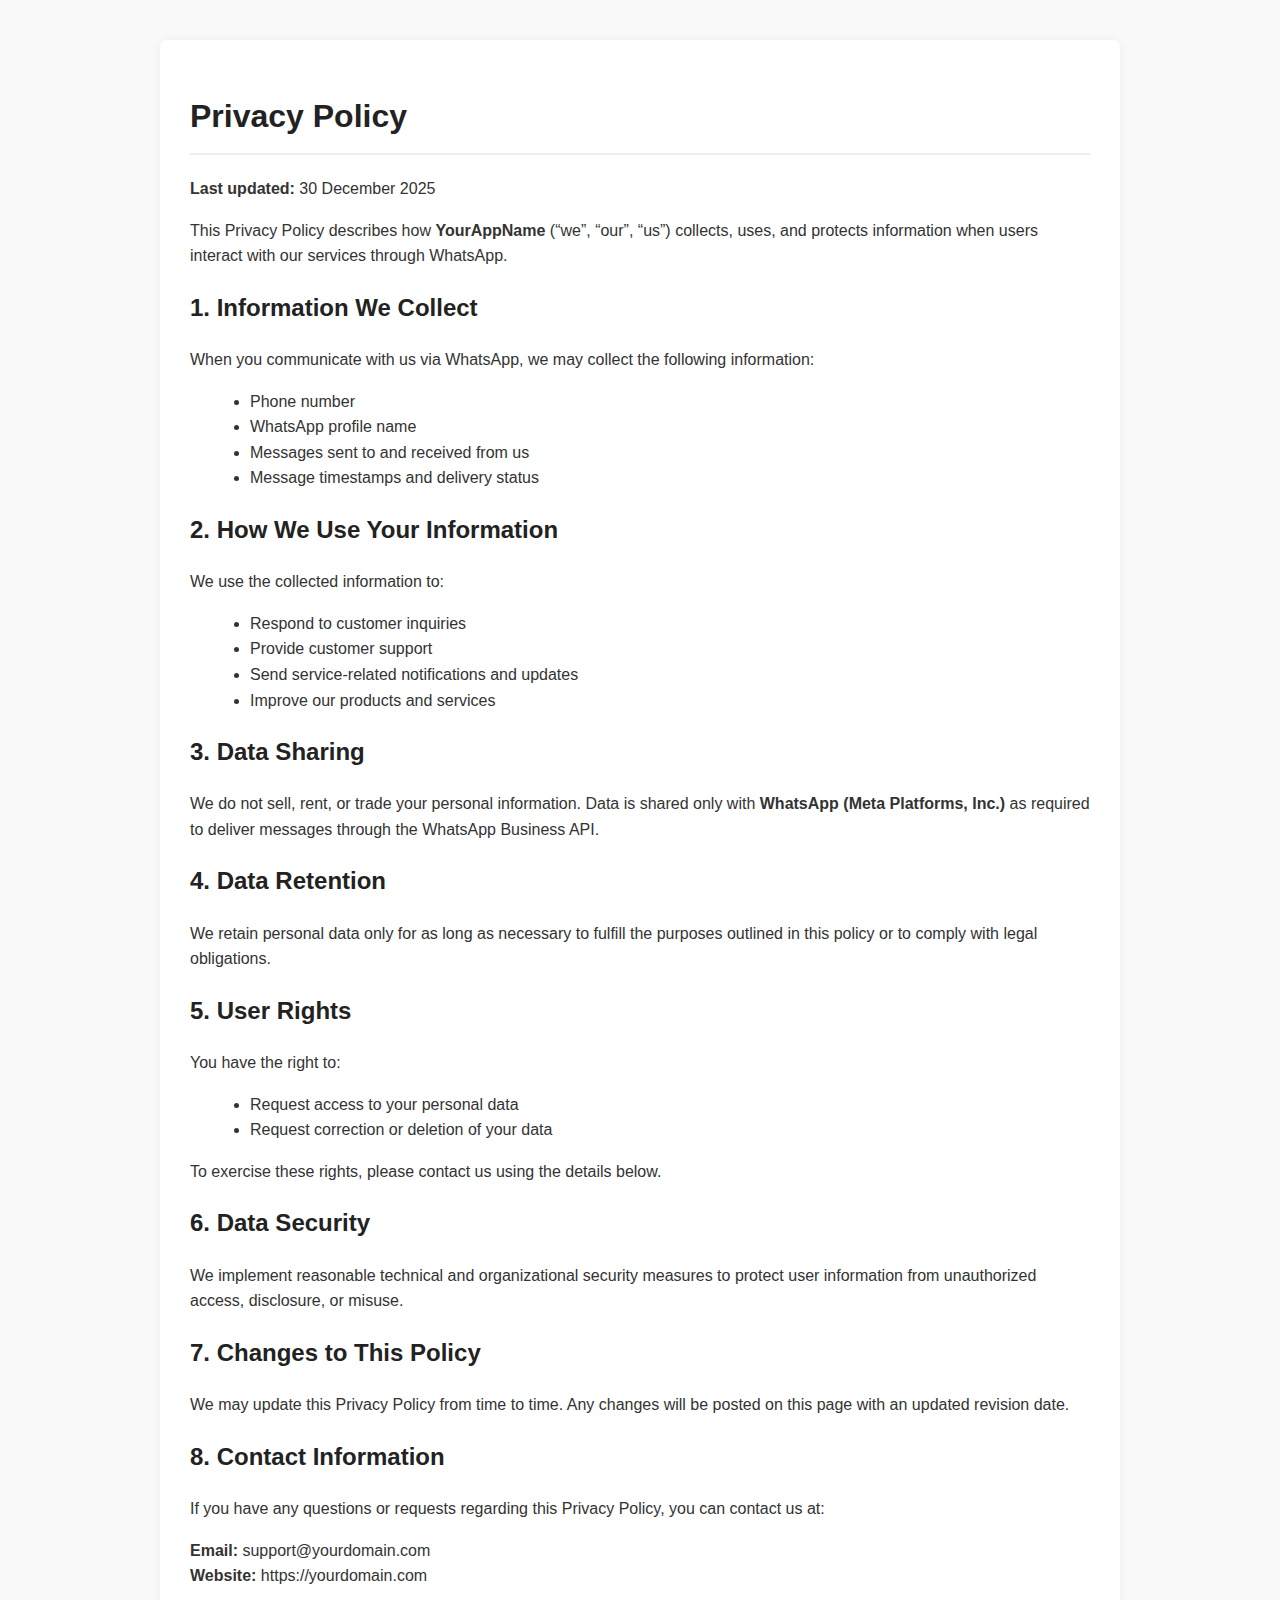
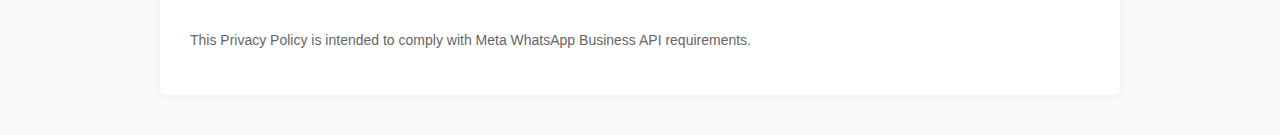
<file: privacy-policy.html>
<!DOCTYPE html>
<html lang="en">
<head>
    <meta charset="UTF-8">
    <meta name="viewport" content="width=device-width, initial-scale=1.0">
    <title>Privacy Policy</title>
    <meta name="description" content="Privacy Policy for WhatsApp Business API application">
    <style>
        body {
            font-family: Arial, Helvetica, sans-serif;
            line-height: 1.6;
            margin: 0;
            background: #f9f9f9;
            color: #333;
        }
        .container {
            max-width: 900px;
            margin: 40px auto;
            background: #fff;
            padding: 30px;
            border-radius: 6px;
            box-shadow: 0 0 10px rgba(0,0,0,0.05);
        }
        h1, h2 {
            color: #222;
        }
        h1 {
            border-bottom: 2px solid #eee;
            padding-bottom: 10px;
        }
        ul {
            margin-left: 20px;
        }
        footer {
            margin-top: 40px;
            font-size: 14px;
            color: #666;
        }
    </style>
</head>
<body>

<div class="container">
    <h1>Privacy Policy</h1>

    <p><strong>Last updated:</strong> 30 December 2025</p>

    <p>
        This Privacy Policy describes how <strong>YourAppName</strong> (“we”, “our”, “us”)
        collects, uses, and protects information when users interact with our services
        through WhatsApp.
    </p>

    <h2>1. Information We Collect</h2>
    <p>
        When you communicate with us via WhatsApp, we may collect the following information:
    </p>
    <ul>
        <li>Phone number</li>
        <li>WhatsApp profile name</li>
        <li>Messages sent to and received from us</li>
        <li>Message timestamps and delivery status</li>
    </ul>

    <h2>2. How We Use Your Information</h2>
    <p>
        We use the collected information to:
    </p>
    <ul>
        <li>Respond to customer inquiries</li>
        <li>Provide customer support</li>
        <li>Send service-related notifications and updates</li>
        <li>Improve our products and services</li>
    </ul>

    <h2>3. Data Sharing</h2>
    <p>
        We do not sell, rent, or trade your personal information.
        Data is shared only with <strong>WhatsApp (Meta Platforms, Inc.)</strong>
        as required to deliver messages through the WhatsApp Business API.
    </p>

    <h2>4. Data Retention</h2>
    <p>
        We retain personal data only for as long as necessary to fulfill the purposes
        outlined in this policy or to comply with legal obligations.
    </p>

    <h2>5. User Rights</h2>
    <p>
        You have the right to:
    </p>
    <ul>
        <li>Request access to your personal data</li>
        <li>Request correction or deletion of your data</li>
    </ul>
    <p>
        To exercise these rights, please contact us using the details below.
    </p>

    <h2>6. Data Security</h2>
    <p>
        We implement reasonable technical and organizational security measures
        to protect user information from unauthorized access, disclosure, or misuse.
    </p>

    <h2>7. Changes to This Policy</h2>
    <p>
        We may update this Privacy Policy from time to time.
        Any changes will be posted on this page with an updated revision date.
    </p>

    <h2>8. Contact Information</h2>
    <p>
        If you have any questions or requests regarding this Privacy Policy,
        you can contact us at:
    </p>
    <p>
        <strong>Email:</strong> support@yourdomain.com<br>
        <strong>Website:</strong> https://yourdomain.com
    </p>

    <footer>
        <p>
            This Privacy Policy is intended to comply with Meta WhatsApp Business API requirements.
        </p>
    </footer>
</div>

</body>
</html>
</file>
<file: assets/css/main.css>
:root {
  --default-font: "Roboto",  system-ui, -apple-system, "Segoe UI", Roboto, "Helvetica Neue", Arial, "Noto Sans", "Liberation Sans", sans-serif, "Apple Color Emoji", "Segoe UI Emoji", "Segoe UI Symbol", "Noto Color Emoji";
  --heading-font: "Ubuntu",  sans-serif;
  --nav-font: "Rubik",  sans-serif;
}

/* Global Colors - The following color variables are used throughout the website. Updating them here will change the color scheme of the entire website */
:root { 
  --background-color: #ffffff; /* Background color for the entire website, including individual sections */
  --default-color: #3b5353; /* Default color used for the majority of the text content across the entire website */
  --heading-color: #193838; /* Color for headings, subheadings and title throughout the website */
  --accent-color: #00a19e; /* Accent color that represents your brand on the website. It's used for buttons, links, and other elements that need to stand out */
  --surface-color: #ffffff; /* The surface color is used as a background of boxed elements within sections, such as cards, icon boxes, or other elements that require a visual separation from the global background. */
  --contrast-color: #ffffff; /* Contrast color for text, ensuring readability against backgrounds of accent, heading, or default colors. */
}

/* Nav Menu Colors - The following color variables are used specifically for the navigation menu. They are separate from the global colors to allow for more customization options */
:root {
  --nav-color: #3b5353;  /* The default color of the main navmenu links */
  --nav-hover-color: #00a19e; /* Applied to main navmenu links when they are hovered over or active */
  --nav-mobile-background-color: #ffffff; /* Used as the background color for mobile navigation menu */
  --nav-dropdown-background-color: #ffffff; /* Used as the background color for dropdown items that appear when hovering over primary navigation items */
  --nav-dropdown-color: #3b5353; /* Used for navigation links of the dropdown items in the navigation menu. */
  --nav-dropdown-hover-color: #00a19e; /* Similar to --nav-hover-color, this color is applied to dropdown navigation links when they are hovered over. */
}

/* Color Presets - These classes override global colors when applied to any section or element, providing reuse of the sam color scheme. */

.light-background {
  --background-color: #f0f6f5;
  --surface-color: #ffffff;
}

.dark-background {
  --background-color: #031a1a;
  --default-color: #ffffff;
  --heading-color: #ffffff;
  --surface-color: #0f302f;
  --contrast-color: #ffffff;
}

/* Smooth scroll */
:root {
  scroll-behavior: smooth;
}

/*--------------------------------------------------------------
# General Styling & Shared Classes
--------------------------------------------------------------*/
body {
  color: var(--default-color);
  background-color: var(--background-color);
  font-family: var(--default-font);
}

a {
  color: var(--accent-color);
  text-decoration: none;
  transition: 0.3s;
}

a:hover {
  color: color-mix(in srgb, var(--accent-color), transparent 25%);
  text-decoration: none;
}

h1,
h2,
h3,
h4,
h5,
h6 {
  color: var(--heading-color);
  font-family: var(--heading-font);
}

/* PHP Email Form Messages
------------------------------*/
.php-email-form .error-message {
  display: none;
  background: #df1529;
  color: #ffffff;
  text-align: left;
  padding: 15px;
  margin-bottom: 24px;
  font-weight: 600;
}

.php-email-form .sent-message {
  display: none;
  color: #ffffff;
  background: #059652;
  text-align: center;
  padding: 15px;
  margin-bottom: 24px;
  font-weight: 600;
}

.php-email-form .loading {
  display: none;
  background: var(--surface-color);
  text-align: center;
  padding: 15px;
  margin-bottom: 24px;
}

.php-email-form .loading:before {
  content: "";
  display: inline-block;
  border-radius: 50%;
  width: 24px;
  height: 24px;
  margin: 0 10px -6px 0;
  border: 3px solid var(--accent-color);
  border-top-color: var(--surface-color);
  animation: php-email-form-loading 1s linear infinite;
}

@keyframes php-email-form-loading {
  0% {
    transform: rotate(0deg);
  }

  100% {
    transform: rotate(360deg);
  }
}

/*--------------------------------------------------------------
# Global Header
--------------------------------------------------------------*/
.header {
  --background-color: rgba(255, 255, 255, 0);
  color: var(--default-color);
  background-color: var(--background-color);
  padding: 15px 0;
  transition: all 0.5s;
  z-index: 997;
}

.header .logo {
  line-height: 1;
}

.header .logo img {
  max-height: 60px;
  margin-right: 2px;
}


.header .btn-getstarted,
.header .btn-getstarted:focus {
  color: var(--contrast-color);
  background: var(--accent-color);
  font-size: 14px;
  padding: 8px 26px;
  margin: 0;
  border-radius: 4px;
  transition: 0.3s;
}

.header .btn-getstarted:hover,
.header .btn-getstarted:focus:hover {
  color: var(--contrast-color);
  background: color-mix(in srgb, var(--accent-color), transparent 15%);
}

@media (max-width: 1200px) {
  .header .logo {
    order: 1;
  }

  .header .btn-getstarted {
    order: 2;
    padding: 6px 20px;
  }

  .header .navmenu {
    order: 3;
  }
}





.scrolled .header {
  box-shadow: 0px 0 18px rgba(0, 0, 0, 0.1);
}

/* Global Header on Scroll
------------------------------*/
.scrolled .header {
  --background-color: #ffffff;
}

/* Index Page Header on Scroll
------------------------------*/
.index-page.scrolled .header {
  --background-color: #ffffff;
}

/*--------------------------------------------------------------
# Navigation Menu
--------------------------------------------------------------*/
/* Navmenu - Desktop */
@media (min-width: 1200px) {
  .navmenu {
    padding: 0;
  }

  .navmenu ul {
    margin: 0;
    padding: 0;
    display: flex;
    list-style: none;
    align-items: center;
  }

  .navmenu li {
    position: relative;
  }

  .navmenu a,
  .navmenu a:focus {
    color: var(--nav-color);
    padding: 18px 15px;
    font-size: 16px;
    font-family: var(--nav-font);
    font-weight: 400;
    display: flex;
    align-items: center;
    justify-content: space-between;
    white-space: nowrap;
    transition: 0.3s;
  }

  .navmenu a i,
  .navmenu a:focus i {
    font-size: 12px;
    line-height: 0;
    margin-left: 5px;
    transition: 0.3s;
  }

  .navmenu li:last-child a {
    padding-right: 0;
  }

  .navmenu li:hover>a,
  .navmenu .active,
  .navmenu .active:focus {
    color: var(--nav-hover-color);
  }

  .navmenu .dropdown ul {
    margin: 0;
    padding: 10px 0;
    background: var(--nav-dropdown-background-color);
    display: block;
    position: absolute;
    visibility: hidden;
    left: 14px;
    top: 130%;
    opacity: 0;
    transition: 0.3s;
    border-radius: 4px;
    z-index: 99;
    box-shadow: 0px 0px 30px rgba(0, 0, 0, 0.1);
  }

  .navmenu .dropdown ul li {
    min-width: 200px;
  }

  .navmenu .dropdown ul a {
    padding: 10px 20px;
    font-size: 15px;
    text-transform: none;
    color: var(--nav-dropdown-color);
  }

  .navmenu .dropdown ul a i {
    font-size: 12px;
  }

  .navmenu .dropdown ul a:hover,
  .navmenu .dropdown ul .active:hover,
  .navmenu .dropdown ul li:hover>a {
    color: var(--nav-dropdown-hover-color);
  }

  .navmenu .dropdown:hover>ul {
    opacity: 1;
    top: 100%;
    visibility: visible;
  }

  .navmenu .dropdown .dropdown ul {
    top: 0;
    left: -90%;
    visibility: hidden;
  }

  .navmenu .dropdown .dropdown:hover>ul {
    opacity: 1;
    top: 0;
    left: -100%;
    visibility: visible;
  }
}

/* Navmenu - Mobile */
@media (max-width: 1199px) {
  .mobile-nav-toggle {
    color: var(--nav-color);
    font-size: 28px;
    line-height: 0;
    margin-right: 10px;
    cursor: pointer;
    transition: color 0.3s;
  }

  .navmenu {
    padding: 0;
    z-index: 9997;
  }

  .navmenu ul {
    display: none;
    list-style: none;
    position: absolute;
    inset: 60px 20px 20px 20px;
    padding: 10px 0;
    margin: 0;
    border-radius: 6px;
    background-color: var(--nav-mobile-background-color);
    overflow-y: auto;
    transition: 0.3s;
    z-index: 9998;
    box-shadow: 0px 0px 30px rgba(0, 0, 0, 0.1);
  }

  .navmenu a,
  .navmenu a:focus {
    color: var(--nav-dropdown-color);
    padding: 10px 20px;
    font-family: var(--nav-font);
    font-size: 17px;
    font-weight: 500;
    display: flex;
    align-items: center;
    justify-content: space-between;
    white-space: nowrap;
    transition: 0.3s;
  }

  .navmenu a i,
  .navmenu a:focus i {
    font-size: 12px;
    line-height: 0;
    margin-left: 5px;
    width: 30px;
    height: 30px;
    display: flex;
    align-items: center;
    justify-content: center;
    border-radius: 50%;
    transition: 0.3s;
    background-color: color-mix(in srgb, var(--accent-color), transparent 90%);
  }

  .navmenu a i:hover,
  .navmenu a:focus i:hover {
    background-color: var(--accent-color);
    color: var(--contrast-color);
  }

  .navmenu a:hover,
  .navmenu .active,
  .navmenu .active:focus {
    color: var(--nav-dropdown-hover-color);
  }

  .navmenu .active i,
  .navmenu .active:focus i {
    background-color: var(--accent-color);
    color: var(--contrast-color);
    transform: rotate(180deg);
  }

  .navmenu .dropdown ul {
    position: static;
    display: none;
    z-index: 99;
    padding: 10px 0;
    margin: 10px 20px;
    background-color: var(--nav-dropdown-background-color);
    border: 1px solid color-mix(in srgb, var(--default-color), transparent 90%);
    box-shadow: none;
    transition: all 0.5s ease-in-out;
  }

  .navmenu .dropdown ul ul {
    background-color: rgba(33, 37, 41, 0.1);
  }

  .navmenu .dropdown>.dropdown-active {
    display: block;
    background-color: rgba(33, 37, 41, 0.03);
  }

  .mobile-nav-active {
    overflow: hidden;
  }

  .mobile-nav-active .mobile-nav-toggle {
    color: #fff;
    position: absolute;
    font-size: 32px;
    top: 15px;
    right: 15px;
    margin-right: 0;
    z-index: 9999;
  }

  .mobile-nav-active .navmenu {
    position: fixed;
    overflow: hidden;
    inset: 0;
    background: rgba(33, 37, 41, 0.8);
    transition: 0.3s;
  }

  .mobile-nav-active .navmenu>ul {
    display: block;
  }
}

/*--------------------------------------------------------------
# Global Footer
--------------------------------------------------------------*/
.footer {
  color: var(--default-color);
  background-color: var(--background-color);
  font-size: 14px;
  padding-bottom: 50px;
  position: relative;
}

.footer .footer-top {
  padding-top: 50px;
  border-top: 1px solid color-mix(in srgb, var(--default-color), transparent 90%);
}

.footer .footer-about .logo {
  line-height: 1;
  margin-bottom: 25px;
}

.footer .footer-about .logo img {
  max-height: 60px;
  margin-right: 2px;
}

.footer .footer-about .logo span {
  color: var(--heading-color);
  font-size: 30px;
  font-weight: 500;
  letter-spacing: 1px;
  font-family: var(--heading-font);
}

.footer .footer-about p {
  font-size: 14px;
  font-family: var(--heading-font);
}

.footer .social-links a {
  display: flex;
  align-items: center;
  justify-content: center;
  width: 40px;
  height: 40px;
  border-radius: 50%;
  border: 1px solid color-mix(in srgb, var(--default-color), transparent 50%);
  font-size: 16px;
  color: color-mix(in srgb, var(--default-color), transparent 50%);
  margin-right: 10px;
  transition: 0.3s;
}

.footer .social-links a:hover {
  color: var(--accent-color);
  border-color: var(--accent-color);
}

.footer h4 {
  font-size: 16px;
  font-weight: bold;
  position: relative;
  padding-bottom: 12px;
}

.footer .footer-links {
  margin-bottom: 30px;
}

.footer .footer-links ul {
  list-style: none;
  padding: 0;
  margin: 0;
}

.footer .footer-links ul i {
  padding-right: 2px;
  font-size: 12px;
  line-height: 0;
}

.footer .footer-links ul li {
  padding: 10px 0;
  display: flex;
  align-items: center;
}

.footer .footer-links ul li:first-child {
  padding-top: 0;
}

.footer .footer-links ul a {
  color: color-mix(in srgb, var(--default-color), transparent 20%);
  display: inline-block;
  line-height: 1;
}

.footer .footer-links ul a:hover {
  color: var(--accent-color);
}

.footer .footer-contact p {
  margin-bottom: 5px;
}

.footer .copyright {
  padding-top: 25px;
  padding-bottom: 25px;
  background-color: color-mix(in srgb, var(--default-color), transparent 95%);
}

.footer .copyright p {
  margin-bottom: 0;
}

.footer .credits {
  margin-top: 6px;
  font-size: 13px;
}

/*--------------------------------------------------------------
# Scroll Top Button
--------------------------------------------------------------*/
.scroll-top {
  position: fixed;
  visibility: hidden;
  opacity: 0;
  right: 15px;
  bottom: -15px;
  z-index: 99999;
  background-color: var(--accent-color);
  width: 44px;
  height: 44px;
  border-radius: 50px;
  transition: all 0.4s;
}

.scroll-top i {
  font-size: 24px;
  color: var(--contrast-color);
  line-height: 0;
}

.scroll-top:hover {
  background-color: color-mix(in srgb, var(--accent-color), transparent 20%);
  color: var(--contrast-color);
}

.scroll-top.active {
  visibility: visible;
  opacity: 1;
  bottom: 15px;
}

/*--------------------------------------------------------------
# Disable aos animation delay on mobile devices
--------------------------------------------------------------*/
@media screen and (max-width: 768px) {
  [data-aos-delay] {
    transition-delay: 0 !important;
  }
}

/*--------------------------------------------------------------
# Global Page Titles & Breadcrumbs
--------------------------------------------------------------*/
.page-title {
  color: var(--default-color);
  background-color: var(--background-color);
  padding: 20px 0;
  position: relative;
}

.page-title h1 {
  font-size: 28px;
  font-weight: 700;
  margin: 0;
}

.page-title .breadcrumbs ol {
  display: flex;
  flex-wrap: wrap;
  list-style: none;
  padding: 0 0 10px 0;
  margin: 0;
  font-size: 14px;
  font-weight: 400;
}

.page-title .breadcrumbs ol li+li {
  padding-left: 10px;
}

.page-title .breadcrumbs ol li+li::before {
  content: "/";
  display: inline-block;
  padding-right: 10px;
  color: color-mix(in srgb, var(--default-color), transparent 70%);
}

/*--------------------------------------------------------------
# Global Sections
--------------------------------------------------------------*/
section,
.section {
  color: var(--default-color);
  background-color: var(--background-color);
  padding: 60px 0;
  scroll-margin-top: 90px;
  overflow: clip;
}

@media (max-width: 1199px) {

  section,
  .section {
    scroll-margin-top: 66px;
  }
}

/*--------------------------------------------------------------
# Global Section Titles
--------------------------------------------------------------*/
.section-title {
  text-align: center;
  padding: 30px 0;
  margin-bottom: 30px;
  position: relative;
}

.section-title h2 {
  font-size: 32px;
  font-weight: 700;
  text-transform: uppercase;
  margin-bottom: 20px;
  padding-bottom: 0;
  position: relative;
  z-index: 2;
}

.section-title span {
  position: absolute;
  top: 4px;
  color: color-mix(in srgb, var(--heading-color), transparent 95%);
  left: 0;
  right: 0;
  z-index: 1;
  font-weight: 700;
  font-size: 52px;
  text-transform: uppercase;
  line-height: 1;
}

.section-title p {
  margin-bottom: 0;
  position: relative;
  z-index: 2;
}

@media (max-width: 575px) {
  .section-title h2 {
    font-size: 28px;
    margin-bottom: 15px;
  }

  .section-title span {
    font-size: 38px;
  }
}

/*--------------------------------------------------------------
# Hero Section
--------------------------------------------------------------*/
.hero {
  padding: 140px 0 60px 0;
  background: linear-gradient(135deg, var(--surface-color) 0%, color-mix(in srgb, var(--accent-color), transparent 95%) 100%);
  position: relative;
  overflow: hidden;
}

.hero::before {
  content: "";
  position: absolute;
  top: 0;
  left: 0;
  right: 0;
  bottom: 0;
  background: radial-gradient(circle at 20% 80%, color-mix(in srgb, var(--accent-color), transparent 90%) 0%, transparent 50%);
  pointer-events: none;
}

.hero .hero-content {
  padding: 20px 0;
}

.hero .hero-content .hero-title {
  font-size: 3.5rem;
  font-weight: 300;
  line-height: 1.2;
  margin-bottom: 32px;
  color: var(--heading-color);
}

@media (max-width: 768px) {
  .hero .hero-content .hero-title {
    font-size: 2.5rem;
    margin-bottom: 24px;
  }
}

.hero .hero-content .hero-description {
  font-size: 1.25rem;
  line-height: 1.7;
  color: color-mix(in srgb, var(--default-color), transparent 20%);
  margin-bottom: 48px;
  font-weight: 300;
}

@media (max-width: 768px) {
  .hero .hero-content .hero-description {
    font-size: 1.125rem;
    margin-bottom: 40px;
  }
}

.hero .hero-content .hero-actions {
  display: flex;
  align-items: center;
  gap: 32px;
  margin-bottom: 64px;
}

@media (max-width: 576px) {
  .hero .hero-content .hero-actions {
    flex-direction: column;
    gap: 20px;
    margin-bottom: 48px;
  }
}

.hero .hero-content .hero-actions .btn-primary {
  background: var(--accent-color);
  color: var(--contrast-color);
  padding: 16px 32px;
  border-radius: 6px;
  font-weight: 400;
  font-size: 1rem;
  text-decoration: none;
  transition: all 0.3s ease;
  display: inline-block;
}

.hero .hero-content .hero-actions .btn-primary:hover {
  background: color-mix(in srgb, var(--accent-color), black 10%);
  transform: translateY(-2px);
  box-shadow: 0 8px 25px color-mix(in srgb, var(--accent-color), transparent 70%);
}

.hero .hero-content .hero-actions .btn-secondary {
  display: flex;
  align-items: center;
  gap: 12px;
  color: var(--heading-color);
  text-decoration: none;
  font-weight: 400;
  transition: all 0.3s ease;
}

.hero .hero-content .hero-actions .btn-secondary i {
  font-size: 1.5rem;
  color: var(--accent-color);
}

.hero .hero-content .hero-actions .btn-secondary:hover {
  color: var(--accent-color);
  transform: translateX(4px);
}

.hero .hero-content .hero-stats {
  display: flex;
  gap: 48px;
}

@media (max-width: 768px) {
  .hero .hero-content .hero-stats {
    gap: 32px;
  }
}

@media (max-width: 576px) {
  .hero .hero-content .hero-stats {
    flex-direction: column;
    gap: 24px;
  }
}

.hero .hero-content .hero-stats .stat-item {
  text-align: center;
}

.hero .hero-content .hero-stats .stat-item .stat-number {
  display: block;
  font-size: 2rem;
  font-weight: 300;
  color: var(--accent-color);
  margin-bottom: 4px;
}

.hero .hero-content .hero-stats .stat-item .stat-label {
  font-size: 0.875rem;
  color: color-mix(in srgb, var(--default-color), transparent 40%);
  font-weight: 400;
}

.hero .hero-visual {
  position: relative;
}

.hero .hero-visual .hero-image-wrapper {
  position: relative;
  height: 100%;
  border-radius: 12px;
  overflow: hidden;
}

.hero .hero-visual .hero-image-wrapper .hero-image {
  width: 100%;
  height: 100%;
  object-fit: cover;
}

.hero .hero-visual .floating-elements {
  position: absolute;
  top: 0;
  left: 0;
  right: 0;
  bottom: 0;
  pointer-events: none;
}

.hero .hero-visual .floating-elements .floating-card {
  position: absolute;
  background: var(--surface-color);
  padding: 16px 20px;
  border-radius: 8px;
  box-shadow: 0 8px 32px color-mix(in srgb, var(--default-color), transparent 85%);
  display: flex;
  align-items: center;
  gap: 12px;
  animation: floating 3s ease-in-out infinite;
}

.hero .hero-visual .floating-elements .floating-card i {
  font-size: 1.125rem;
  color: var(--accent-color);
}

.hero .hero-visual .floating-elements .floating-card span {
  font-size: 0.875rem;
  font-weight: 500;
  color: var(--heading-color);
  white-space: nowrap;
}

.hero .hero-visual .floating-elements .floating-card.card-1 {
  top: 10px;
  left: 40%;
  animation-delay: 0s;
}

.hero .hero-visual .floating-elements .floating-card.card-2 {
  top: 50%;
  right: 15px;
  animation-delay: -1s;
}

.hero .hero-visual .floating-elements .floating-card.card-3 {
  bottom: 25%;
  left: 15px;
  animation-delay: -2s;
}

@media (max-width: 768px) {
  .hero .hero-visual .floating-elements .floating-card {
    padding: 12px 16px;
  }

  .hero .hero-visual .floating-elements .floating-card span {
    font-size: 0.75rem;
  }

  .hero .hero-visual .floating-elements .floating-card.card-1 {
    left: 5px;
  }

  .hero .hero-visual .floating-elements .floating-card.card-2 {
    right: 5px;
  }

  .hero .hero-visual .floating-elements .floating-card.card-3 {
    left: 10px;
  }
}

@keyframes floating {

  0%,
  100% {
    transform: translateY(0);
  }

  50% {
    transform: translateY(-10px);
  }
}

@media (max-width: 992px) {
  .hero {
    padding: 80px 0;
  }
}

@media (max-width: 768px) {
  .hero {
    padding: 60px 0;
  }
}

/*--------------------------------------------------------------
# About Section
--------------------------------------------------------------*/
.about .content-wrapper {
  padding-right: 2rem;
}

@media (max-width: 992px) {
  .about .content-wrapper {
    padding-right: 0;
    margin-bottom: 3rem;
  }
}

.about .section-header {
  margin-bottom: 2rem;
}

.about .section-header h2 {
  font-size: 2.25rem;
  line-height: 1.2;
  margin: 0;
  font-weight: 700;
}

@media (max-width: 768px) {
  .about .section-header h2 {
    font-size: 1.875rem;
  }
}

.about .section-badge {
  display: inline-block;
  background-color: color-mix(in srgb, var(--accent-color), transparent 90%);
  color: var(--accent-color);
  padding: 0.5rem 1rem;
  border-radius: 4px;
  font-size: 0.875rem;
  font-weight: 600;
  margin-bottom: 1rem;
  letter-spacing: 0.5px;
}

.about .lead-text {
  font-size: 1.125rem;
  line-height: 1.6;
  margin-bottom: 1.5rem;
  color: var(--heading-color);
  font-weight: 500;
}

.about .description-text {
  color: color-mix(in srgb, var(--default-color), transparent 25%);
  line-height: 1.7;
  margin-bottom: 2.5rem;
}

.about .stats-grid {
  display: grid;
  grid-template-columns: repeat(2, 1fr);
  gap: 1.5rem;
}

@media (max-width: 576px) {
  .about .stats-grid {
    grid-template-columns: 1fr;
    gap: 1rem;
  }
}

.about .stat-item {
  text-align: center;
  padding: 1.5rem 1rem;
  background-color: var(--surface-color);
  border-radius: 8px;
  border: 1px solid color-mix(in srgb, var(--default-color), transparent 90%);
  transition: all 0.3s ease;
}

.about .stat-item:hover {
  border-color: var(--accent-color);
  box-shadow: 0 4px 20px rgba(0, 0, 0, 0.08);
}

.about .stat-item .stat-number {
  font-size: 2rem;
  font-weight: 700;
  color: var(--accent-color);
  line-height: 1;
  margin-bottom: 0.5rem;
}

.about .stat-item .stat-label {
  font-size: 0.875rem;
  color: color-mix(in srgb, var(--default-color), transparent 30%);
  margin: 0;
}

.about .visual-section {
  position: relative;
}

.about .main-image-container {
  position: relative;
  margin-bottom: 2rem;
}

.about .main-image-container .main-visual {
  border-radius: 12px;
  box-shadow: 0 10px 40px rgba(0, 0, 0, 0.1);
}

.about .main-image-container .overlay-card {
  position: absolute;
  bottom: -20px;
  left: -20px;
  background-color: var(--surface-color);
  padding: 1.5rem;
  border-radius: 8px;
  box-shadow: 0 8px 30px rgba(0, 0, 0, 0.15);
  max-width: 280px;
  border: 1px solid color-mix(in srgb, var(--default-color), transparent 90%);
}

@media (max-width: 992px) {
  .about .main-image-container .overlay-card {
    position: static;
    margin-top: 2rem;
    max-width: none;
  }
}

.about .main-image-container .overlay-card .card-content {
  position: relative;
}

.about .main-image-container .overlay-card .card-content h4 {
  margin-bottom: 0.5rem;
  font-size: 1.125rem;
  color: var(--heading-color);
}

.about .main-image-container .overlay-card .card-content p {
  margin: 0;
  font-size: 0.875rem;
  color: color-mix(in srgb, var(--default-color), transparent 30%);
  line-height: 1.5;
}

.about .main-image-container .overlay-card .card-content .card-icon {
  position: absolute;
  top: -8px;
  right: -8px;
  background-color: var(--accent-color);
  color: var(--contrast-color);
  width: 40px;
  height: 40px;
  border-radius: 50%;
  display: flex;
  align-items: center;
  justify-content: center;
}

.about .main-image-container .overlay-card .card-content .card-icon i {
  font-size: 1.125rem;
}

.about .secondary-images .secondary-img {
  border-radius: 8px;
  object-fit: cover;
  transition: transform 0.3s ease;
}

.about .secondary-images .secondary-img:hover {
  transform: scale(1.05);
}

.about .features-section {
  padding: 3rem 0;
  background-color: color-mix(in srgb, var(--surface-color), var(--background-color) 50%);
  border-radius: 12px;
  margin-top: 2rem;
}

.about .feature-box {
  text-align: center;
  padding: 1.5rem;
}

.about .feature-box .feature-icon {
  width: 70px;
  height: 70px;
  background-color: var(--accent-color);
  color: var(--contrast-color);
  border-radius: 50%;
  display: flex;
  align-items: center;
  justify-content: center;
  margin: 0 auto 1.5rem;
  font-size: 1.5rem;
  transition: transform 0.3s ease;
}

.about .feature-box .feature-icon:hover {
  transform: translateY(-5px);
}

.about .feature-box h5 {
  font-size: 1.25rem;
  margin-bottom: 1rem;
  color: var(--heading-color);
  font-weight: 600;
}

.about .feature-box p {
  color: color-mix(in srgb, var(--default-color), transparent 25%);
  line-height: 1.6;
  margin: 0;
}

/*--------------------------------------------------------------
# Features Section
--------------------------------------------------------------*/
.features .tabs-wrapper {
  background-color: var(--surface-color);
  border-radius: 20px;
  padding: 40px;
  box-shadow: 0 20px 60px color-mix(in srgb, var(--default-color), transparent 90%);
}

.features .nav-tabs {
  border: 0;
  gap: 20px;
  margin-bottom: 40px;
  display: flex;
  flex-wrap: wrap;
}

@media (max-width: 992px) {
  .features .nav-tabs {
    flex-direction: column;
    gap: 15px;
  }
}

.features .nav-item {
  flex: 1;
  min-width: 0;
}

@media (max-width: 992px) {
  .features .nav-item {
    flex: none;
  }
}

.features .nav-link {
  background: color-mix(in srgb, var(--surface-color), var(--default-color) 3%);
  border: 1px solid color-mix(in srgb, var(--default-color), transparent 85%);
  border-radius: 15px;
  padding: 25px 20px;
  display: flex;
  align-items: center;
  gap: 15px;
  transition: all 0.4s cubic-bezier(0.4, 0, 0.2, 1);
  position: relative;
  overflow: hidden;
  height: auto;
  min-height: 80px;
  cursor: pointer;
}

.features .nav-link::before {
  content: "";
  position: absolute;
  top: 0;
  left: 0;
  right: 0;
  bottom: 0;
  background: linear-gradient(135deg, var(--accent-color), color-mix(in srgb, var(--accent-color), var(--heading-color) 20%));
  opacity: 0;
  transition: all 0.4s cubic-bezier(0.4, 0, 0.2, 1);
  z-index: 1;
}

@media (max-width: 768px) {
  .features .nav-link {
    padding: 20px 15px;
    min-height: 70px;
  }
}

.features .nav-link .tab-icon {
  position: relative;
  z-index: 2;
  width: 50px;
  height: 50px;
  background: linear-gradient(135deg, var(--accent-color), color-mix(in srgb, var(--accent-color), var(--heading-color) 20%));
  border-radius: 12px;
  display: flex;
  align-items: center;
  justify-content: center;
  transition: all 0.4s cubic-bezier(0.4, 0, 0.2, 1);
}

.features .nav-link .tab-icon i {
  font-size: 24px;
  color: var(--contrast-color);
}

@media (max-width: 768px) {
  .features .nav-link .tab-icon {
    width: 40px;
    height: 40px;
  }

  .features .nav-link .tab-icon i {
    font-size: 20px;
  }
}

.features .nav-link .tab-content {
  position: relative;
  z-index: 2;
  flex: 1;
}

.features .nav-link .tab-content h5 {
  margin: 0 0 4px 0;
  font-size: 16px;
  font-weight: 600;
  color: var(--heading-color);
  transition: color 0.4s ease;
}

@media (max-width: 768px) {
  .features .nav-link .tab-content h5 {
    font-size: 14px;
  }
}

.features .nav-link .tab-content span {
  font-size: 13px;
  color: color-mix(in srgb, var(--default-color), transparent 30%);
  transition: color 0.4s ease;
}

@media (max-width: 768px) {
  .features .nav-link .tab-content span {
    font-size: 12px;
  }
}

.features .nav-link:hover {
  transform: translateY(-3px);
  border-color: transparent;
  box-shadow: 0 15px 40px color-mix(in srgb, var(--accent-color), transparent 70%);
}

.features .nav-link:hover::before {
  opacity: 1;
}

.features .nav-link:hover .tab-icon {
  background: var(--contrast-color);
  box-shadow: 0 8px 25px color-mix(in srgb, var(--default-color), transparent 80%);
}

.features .nav-link:hover .tab-icon i {
  color: var(--accent-color);
}

.features .nav-link:hover .tab-content h5,
.features .nav-link:hover .tab-content span {
  color: var(--contrast-color);
}

.features .nav-link.active {
  border-color: var(--accent-color);
  box-shadow: 0 15px 40px color-mix(in srgb, var(--accent-color), transparent 70%);
}

.features .nav-link.active::before {
  opacity: 1;
}

.features .nav-link.active .tab-icon {
  background: var(--contrast-color);
}

.features .nav-link.active .tab-icon i {
  color: var(--accent-color);
}

.features .nav-link.active .tab-content h5,
.features .nav-link.active .tab-content span {
  color: var(--contrast-color);
}

.features .tab-content .tab-pane {
  padding: 40px 0;
}

@media (max-width: 768px) {
  .features .tab-content .tab-pane {
    padding: 20px 0;
  }
}

.features .content-wrapper {
  padding-right: 40px;
}

@media (max-width: 992px) {
  .features .content-wrapper {
    padding-right: 0;
    margin-bottom: 40px;
  }
}

.features .content-wrapper .icon-badge {
  width: 70px;
  height: 70px;
  background: linear-gradient(135deg, var(--accent-color), color-mix(in srgb, var(--accent-color), var(--heading-color) 20%));
  border-radius: 20px;
  display: flex;
  align-items: center;
  justify-content: center;
  margin-bottom: 25px;
  box-shadow: 0 10px 30px color-mix(in srgb, var(--accent-color), transparent 70%);
}

.features .content-wrapper .icon-badge i {
  font-size: 30px;
  color: var(--contrast-color);
}

.features .content-wrapper h3 {
  font-size: 32px;
  font-weight: 700;
  color: var(--heading-color);
  margin-bottom: 20px;
  line-height: 1.2;
}

@media (max-width: 768px) {
  .features .content-wrapper h3 {
    font-size: 24px;
  }
}

.features .content-wrapper p {
  font-size: 16px;
  line-height: 1.7;
  color: color-mix(in srgb, var(--default-color), transparent 20%);
  margin-bottom: 30px;
}

.features .content-wrapper .feature-grid {
  display: grid;
  grid-template-columns: 1fr 1fr;
  gap: 15px;
  margin-bottom: 35px;
}

@media (max-width: 576px) {
  .features .content-wrapper .feature-grid {
    grid-template-columns: 1fr;
    gap: 12px;
  }
}

.features .content-wrapper .feature-grid .feature-item {
  display: flex;
  align-items: center;
  gap: 12px;
}

.features .content-wrapper .feature-grid .feature-item i {
  font-size: 16px;
  color: var(--accent-color);
  flex-shrink: 0;
}

.features .content-wrapper .feature-grid .feature-item span {
  font-size: 14px;
  color: var(--default-color);
  line-height: 1.4;
}

.features .content-wrapper .stats-row {
  display: flex;
  gap: 30px;
  margin-bottom: 35px;
}

@media (max-width: 576px) {
  .features .content-wrapper .stats-row {
    gap: 20px;
  }
}

.features .content-wrapper .stats-row .stat-item {
  text-align: center;
}

.features .content-wrapper .stats-row .stat-item .stat-number {
  font-size: 24px;
  font-weight: 700;
  color: var(--accent-color);
  margin-bottom: 5px;
}

@media (max-width: 576px) {
  .features .content-wrapper .stats-row .stat-item .stat-number {
    font-size: 20px;
  }
}

.features .content-wrapper .stats-row .stat-item .stat-label {
  font-size: 12px;
  color: color-mix(in srgb, var(--default-color), transparent 40%);
  text-transform: uppercase;
  letter-spacing: 1px;
}

.features .content-wrapper .btn-primary {
  background: linear-gradient(135deg, var(--accent-color), color-mix(in srgb, var(--accent-color), var(--heading-color) 20%));
  color: var(--contrast-color);
  padding: 15px 35px;
  border-radius: 50px;
  font-weight: 600;
  display: inline-flex;
  align-items: center;
  gap: 10px;
  text-decoration: none;
  border: none;
  transition: all 0.4s cubic-bezier(0.4, 0, 0.2, 1);
  box-shadow: 0 8px 25px color-mix(in srgb, var(--accent-color), transparent 70%);
}

.features .content-wrapper .btn-primary:hover {
  transform: translateY(-2px);
  box-shadow: 0 15px 35px color-mix(in srgb, var(--accent-color), transparent 60%);
  color: var(--contrast-color);
}

.features .content-wrapper .btn-primary:hover i {
  transform: translateX(5px);
}

.features .content-wrapper .btn-primary i {
  transition: transform 0.3s ease;
}

.features .visual-content {
  position: relative;
}

.features .visual-content .main-image {
  position: relative;
  border-radius: 20px;
  overflow: hidden;
  box-shadow: 0 20px 60px color-mix(in srgb, var(--default-color), transparent 85%);
}

.features .visual-content .main-image img {
  width: 100%;
  height: auto;
  transition: transform 0.6s ease;
}

.features .visual-content .main-image:hover img {
  transform: scale(1.05);
}

.features .visual-content .floating-card {
  position: absolute;
  bottom: 30px;
  left: 30px;
  background: var(--surface-color);
  padding: 20px 25px;
  border-radius: 15px;
  display: flex;
  align-items: center;
  gap: 15px;
  box-shadow: 0 15px 40px color-mix(in srgb, var(--default-color), transparent 80%);
  transform: translateY(20px);
  opacity: 0;
  animation: fadeInUp 0.8s ease 0.6s forwards;
}

@media (max-width: 576px) {
  .features .visual-content .floating-card {
    bottom: 20px;
    left: 20px;
    padding: 15px 20px;
    gap: 10px;
  }
}

.features .visual-content .floating-card i {
  font-size: 28px;
  color: var(--accent-color);
}

@media (max-width: 576px) {
  .features .visual-content .floating-card i {
    font-size: 24px;
  }
}

.features .visual-content .floating-card .card-content span {
  display: block;
  font-size: 12px;
  color: color-mix(in srgb, var(--default-color), transparent 40%);
  text-transform: uppercase;
  letter-spacing: 1px;
  margin-bottom: 2px;
}

.features .visual-content .floating-card .card-content strong {
  display: block;
  font-size: 16px;
  font-weight: 600;
  color: var(--heading-color);
}

@media (max-width: 576px) {
  .features .visual-content .floating-card .card-content strong {
    font-size: 14px;
  }
}

@keyframes fadeInUp {
  to {
    opacity: 1;
    transform: translateY(0);
  }
}

/*--------------------------------------------------------------
# Features Cards Section
--------------------------------------------------------------*/
.features-cards .feature-card,
.features-cards .compliance-card {
  background-color: var(--surface-color);
  border-radius: 10px;
  padding: 30px;
  height: 100%;
  transition: all 0.3s ease;
  position: relative;
  border: 1px solid transparent;
  box-shadow: 0 5px 15px rgba(0, 0, 0, 0.05);
  overflow: hidden;
}

.features-cards .feature-card:hover,
.features-cards .compliance-card:hover {
  transform: translateY(-5px);
  box-shadow: 0 10px 30px rgba(0, 0, 0, 0.1);
  border: 1px solid var(--accent-color);
}

.features-cards .feature-card .icon-box {
  display: inline-flex;
  align-items: center;
  justify-content: center;
  width: 60px;
  height: 60px;
  border-radius: 50%;
  background-color: color-mix(in srgb, var(--accent-color), transparent 90%);
  margin-bottom: 20px;
}

.features-cards .feature-card .icon-box i {
  font-size: 28px;
  color: var(--accent-color);
}

.features-cards .feature-card h3 {
  font-size: 22px;
  font-weight: 600;
  margin-bottom: 15px;
}

.features-cards .feature-card p {
  color: color-mix(in srgb, var(--default-color), transparent 20%);
  margin-bottom: 20px;
  font-size: 15px;
  line-height: 1.6;
}

.features-cards .feature-card .feature-list {
  list-style: none;
  padding: 0;
  margin: 0 0 20px 0;
}

.features-cards .feature-card .feature-list li {
  display: flex;
  align-items: flex-start;
  margin-bottom: 10px;
  font-size: 15px;
}

.features-cards .feature-card .feature-list li i {
  color: var(--accent-color);
  margin-right: 10px;
  font-size: 18px;
  flex-shrink: 0;
}

.features-cards .feature-card .read-more {
  display: inline-flex;
  align-items: center;
  color: var(--accent-color);
  font-weight: 500;
  font-size: 15px;
  transition: all 0.3s ease;
}

.features-cards .feature-card .read-more i {
  margin-left: 5px;
  transition: transform 0.3s ease;
}

.features-cards .feature-card .read-more:hover {
  color: color-mix(in srgb, var(--accent-color), transparent 25%);
}

.features-cards .feature-card .read-more:hover i {
  transform: translateX(5px);
}

.features-cards .compliance-card {
  text-align: center;
  padding: 25px 20px;
}

.features-cards .compliance-card h4 {
  font-size: 18px;
  font-weight: 600;
  margin-bottom: 15px;
}

.features-cards .compliance-card .status {
  display: inline-block;
  padding: 6px 12px;
  border-radius: 20px;
  font-size: 14px;
  font-weight: 500;
}

.features-cards .compliance-card .status.in-progress {
  background-color: rgba(13, 110, 253, 0.1);
  color: #0d6efd;
}

.features-cards .compliance-card .status.compliant {
  background-color: rgba(25, 135, 84, 0.1);
  color: #198754;
}

.features-cards .compliance-card .status.planned {
  background-color: rgba(108, 117, 125, 0.1);
  color: #6c757d;
}

@media (max-width: 992px) {
  .features-cards .feature-card {
    margin-bottom: 20px;
  }

  .features-cards .compliance-card {
    margin-bottom: 20px;
  }
}

@media (max-width: 768px) {
  .features-cards .feature-card .icon-box {
    width: 50px;
    height: 50px;
  }

  .features-cards .feature-card .icon-box i {
    font-size: 24px;
  }

  .features-cards .feature-card h3 {
    font-size: 20px;
  }

  .features-cards .compliance-card h4 {
    font-size: 16px;
  }
}

/*--------------------------------------------------------------
# Features 2 Section
--------------------------------------------------------------*/
.features-2 .feature-card {
  height: 100%;
  background-color: var(--surface-color);
  border-radius: 16px;
  padding: 2.5rem;
  box-shadow: 0 10px 30px color-mix(in srgb, var(--default-color), transparent 94%);
  position: relative;
  overflow: hidden;
  transition: 0.3s;
}

.features-2 .feature-card:hover {
  transform: translateY(-10px);
  box-shadow: 0 15px 40px color-mix(in srgb, var(--default-color), transparent 90%);
}

.features-2 .feature-card.highlighted {
  background: linear-gradient(135deg, color-mix(in srgb, var(--accent-color), transparent 85%), var(--surface-color));
  border: 1px solid color-mix(in srgb, var(--accent-color), transparent 75%);
}

.features-2 .feature-icon {
  display: inline-flex;
  align-items: center;
  justify-content: center;
  width: 65px;
  height: 65px;
  border-radius: 18px;
  margin-bottom: 1.5rem;
  background: linear-gradient(135deg, var(--accent-color), color-mix(in srgb, var(--accent-color), transparent 40%));
  color: var(--contrast-color);
}

.features-2 .feature-icon i {
  font-size: 1.75rem;
}

.features-2 h3 {
  font-size: 1.5rem;
  font-weight: 700;
  margin-bottom: 1rem;
}

.features-2 p {
  color: color-mix(in srgb, var(--default-color), transparent 25%);
  font-size: 1rem;
  line-height: 1.6;
  margin-bottom: 1.5rem;
}

.features-2 .feature-benefits {
  list-style: none;
  padding: 0;
  margin-bottom: 2rem;
}

.features-2 .feature-benefits li {
  display: flex;
  align-items: center;
  gap: 0.75rem;
  margin-bottom: 0.75rem;
  color: var(--heading-color);
}

.features-2 .feature-benefits li i {
  color: var(--accent-color);
  font-size: 1rem;
}

.features-2 .feature-image {
  border-radius: 12px;
  overflow: hidden;
  box-shadow: 0 10px 20px color-mix(in srgb, var(--default-color), transparent 92%);
}

.features-2 .feature-image img {
  width: 100%;
  height: auto;
  transition: transform 0.5s ease;
}

.features-2 .feature-image img:hover {
  transform: scale(1.05);
}

.features-2 .feature-testimonial {
  margin-top: 4rem;
  background-color: var(--surface-color);
  border-radius: 16px;
  box-shadow: 0 15px 40px color-mix(in srgb, var(--default-color), transparent 94%);
  overflow: hidden;
}

.features-2 .testimonial-image {
  height: 100%;
}

.features-2 .testimonial-image img {
  height: 100%;
  object-fit: cover;
}

.features-2 .testimonial-content {
  padding: 3rem;
}

.features-2 .testimonial-content .quote-icon {
  width: 60px;
  height: 60px;
  display: flex;
  align-items: center;
  justify-content: center;
  background-color: color-mix(in srgb, var(--accent-color), transparent 90%);
  color: var(--accent-color);
  font-size: 1.75rem;
  border-radius: 50%;
  margin-bottom: 1.5rem;
}

.features-2 .testimonial-content p {
  font-size: 1.25rem;
  font-style: italic;
  line-height: 1.7;
  margin-bottom: 2rem;
  color: var(--heading-color);
}

.features-2 .testimonial-content .testimonial-author h4 {
  font-size: 1.2rem;
  font-weight: 700;
  margin-bottom: 0.25rem;
}

.features-2 .testimonial-content .testimonial-author span {
  color: color-mix(in srgb, var(--default-color), transparent 30%);
  font-size: 0.95rem;
}

@media (max-width: 991px) {
  .features-2 .feature-card {
    margin-bottom: 1.5rem;
    padding: 2rem;
  }

  .features-2 .testimonial-content {
    padding: 2rem;
    text-align: center;
  }

  .features-2 .testimonial-content .quote-icon {
    margin-left: auto;
    margin-right: auto;
  }
}

@media (max-width: 767px) {
  .features-2 .feature-testimonial {
    margin-top: 2rem;
  }

  .features-2 .testimonial-image {
    max-height: 300px;
    overflow: hidden;
  }

  .features-2 .testimonial-image img {
    width: 100%;
    height: 300px;
    object-fit: cover;
  }

  .features-2 .testimonial-content {
    padding: 1.5rem;
  }

  .features-2 .testimonial-content p {
    font-size: 1.1rem;
  }
}

/*--------------------------------------------------------------
# Call To Action Section
--------------------------------------------------------------*/
.call-to-action {
  background: linear-gradient(135deg, color-mix(in srgb, var(--surface-color), var(--accent-color) 3%) 0%, var(--surface-color) 100%);
  position: relative;
  overflow: hidden;
}

.call-to-action::before {
  content: "";
  position: absolute;
  top: -50%;
  right: -20%;
  width: 60%;
  height: 200%;
  background: color-mix(in srgb, var(--accent-color), transparent 96%);
  transform: rotate(-15deg);
  z-index: 1;
}

.call-to-action .container {
  position: relative;
  z-index: 2;
}

.call-to-action .image-wrapper {
  position: relative;
}

.call-to-action .image-wrapper .main-image {
  border-radius: 20px;
  box-shadow: 0 20px 40px color-mix(in srgb, var(--default-color), transparent 85%);
  transition: transform 0.3s ease;
}

.call-to-action .image-wrapper .main-image:hover {
  transform: translateY(-5px);
}

.call-to-action .image-wrapper .floating-card {
  position: absolute;
  top: 50%;
  right: -30px;
  transform: translateY(-50%);
  background: var(--accent-color);
  color: var(--contrast-color);
  padding: 30px;
  border-radius: 15px;
  max-width: 280px;
  box-shadow: 0 15px 35px color-mix(in srgb, var(--accent-color), transparent 70%);
  z-index: 3;
}

.call-to-action .image-wrapper .floating-card i {
  font-size: 2.5rem;
  margin-bottom: 15px;
  display: block;
  opacity: 0.9;
}

.call-to-action .image-wrapper .floating-card h4 {
  color: var(--contrast-color);
  font-size: 1.1rem;
  font-weight: 600;
  margin-bottom: 10px;
  line-height: 1.3;
}

.call-to-action .image-wrapper .floating-card p {
  margin: 0;
  font-size: 0.9rem;
  line-height: 1.5;
  opacity: 0.95;
}

@media (max-width: 991px) {
  .call-to-action .image-wrapper .floating-card {
    right: auto;
    left: 20px;
    transform: translateY(-30%);
    max-width: 260px;
    padding: 25px;
  }
}

@media (max-width: 576px) {
  .call-to-action .image-wrapper .floating-card {
    left: 10px;
    max-width: 240px;
    padding: 20px;
  }

  .call-to-action .image-wrapper .floating-card h4 {
    font-size: 1rem;
  }

  .call-to-action .image-wrapper .floating-card p {
    font-size: 0.85rem;
  }
}

.call-to-action .content-area {
  padding-left: 0;
}

.call-to-action .content-area h2 {
  font-size: 2.5rem;
  font-weight: 700;
  margin-bottom: 20px;
  line-height: 1.2;
}

@media (max-width: 768px) {
  .call-to-action .content-area h2 {
    font-size: 2rem;
  }
}

@media (max-width: 576px) {
  .call-to-action .content-area h2 {
    font-size: 1.75rem;
  }
}

.call-to-action .content-area>p {
  font-size: 1.1rem;
  color: color-mix(in srgb, var(--default-color), transparent 20%);
  margin-bottom: 30px;
  line-height: 1.6;
}

.call-to-action .feature-list {
  list-style: none;
  padding: 0;
  margin: 0 0 30px 0;
}

.call-to-action .feature-list li {
  display: flex;
  align-items: flex-start;
  margin-bottom: 15px;
}

.call-to-action .feature-list li:last-child {
  margin-bottom: 0;
}

.call-to-action .feature-list li i {
  color: var(--accent-color);
  font-size: 1.25rem;
  margin-right: 12px;
  margin-top: 2px;
  background: color-mix(in srgb, var(--accent-color), transparent 90%);
  width: 35px;
  height: 35px;
  border-radius: 50%;
  display: flex;
  align-items: center;
  justify-content: center;
  flex-shrink: 0;
}

.call-to-action .feature-list li span {
  font-size: 1rem;
  line-height: 1.5;
  color: var(--default-color);
}

.call-to-action .cta-wrapper {
  margin-top: 35px;
}

.call-to-action .btn-cta {
  background: var(--accent-color);
  color: var(--contrast-color);
  padding: 15px 30px;
  border-radius: 12px;
  font-weight: 600;
  font-size: 1rem;
  text-decoration: none;
  display: inline-flex;
  align-items: center;
  transition: all 0.3s ease;
  border: none;
  box-shadow: 0 8px 20px color-mix(in srgb, var(--accent-color), transparent 70%);
}

.call-to-action .btn-cta:hover {
  background: color-mix(in srgb, var(--accent-color), var(--default-color) 10%);
  transform: translateY(-3px);
  box-shadow: 0 12px 30px color-mix(in srgb, var(--accent-color), transparent 60%);
  color: var(--contrast-color);
}

.call-to-action .btn-cta:focus {
  outline: none;
  box-shadow: 0 0 0 3px color-mix(in srgb, var(--accent-color), transparent 70%);
}

@media (max-width: 991px) {
  .call-to-action .content-area {
    margin-top: 50px;
  }
}

@media (max-width: 576px) {
  .call-to-action {
    padding: 40px 0;
  }

  .call-to-action .image-wrapper .floating-card {
    position: relative;
    right: auto;
    left: auto;
    transform: none;
    margin-top: 20px;
    margin-bottom: 20px;
  }
}

/*--------------------------------------------------------------
# Clients Section
--------------------------------------------------------------*/
.clients .swiper {
  padding: 10px 0;
}

.clients .swiper-wrapper {
  height: auto;
}

.clients .swiper-slide img {
  transition: 0.3s;
}

.clients .swiper-slide img:hover {
  transform: scale(1.1);
}

/*--------------------------------------------------------------
# Testimonials Section
--------------------------------------------------------------*/
.testimonials .testimonial-masonry {
  display: grid;
  grid-template-columns: repeat(3, 1fr);
  gap: 2rem;
  position: relative;
}

.testimonials .testimonial-masonry::before {
  content: "";
  position: absolute;
  width: 100%;
  height: 100%;
  background: radial-gradient(circle at center, color-mix(in srgb, var(--accent-color), transparent 95%), transparent);
  opacity: 0.5;
  z-index: -1;
}

.testimonials .testimonial-item:nth-child(3n-1) {
  margin-top: 3rem;
}

.testimonials .testimonial-item:nth-child(3n) {
  margin-top: 1.5rem;
}

.testimonials .testimonial-item.highlight .testimonial-content {
  background-color: color-mix(in srgb, var(--accent-color), transparent 92%);
  border: 1px solid color-mix(in srgb, var(--accent-color), transparent 70%);
}

.testimonials .testimonial-item.highlight .testimonial-content .quote-pattern {
  background-color: color-mix(in srgb, var(--accent-color), transparent 85%);
}

.testimonials .testimonial-item.highlight .testimonial-content .quote-pattern i {
  color: var(--accent-color);
}

.testimonials .testimonial-content {
  background-color: var(--surface-color);
  border-radius: 20px;
  padding: 2rem;
  position: relative;
  transition: all 0.3s ease;
  border: 1px solid color-mix(in srgb, var(--default-color), transparent 92%);
}

.testimonials .testimonial-content:hover {
  transform: translateY(-5px);
}

.testimonials .testimonial-content p {
  font-size: 1rem;
  line-height: 1.7;
  margin: 1.5rem 0;
  position: relative;
}

.testimonials .quote-pattern {
  position: absolute;
  top: -1.25rem;
  left: 2rem;
  width: 2.5rem;
  height: 2.5rem;
  background-color: var(--surface-color);
  border-radius: 50%;
  display: flex;
  align-items: center;
  justify-content: center;
  border: 1px solid color-mix(in srgb, var(--default-color), transparent 92%);
}

.testimonials .quote-pattern i {
  font-size: 1.25rem;
  color: var(--accent-color);
}

.testimonials .client-info {
  display: flex;
  align-items: center;
  gap: 1rem;
  margin-top: 1.5rem;
  padding-top: 1.5rem;
  border-top: 1px solid color-mix(in srgb, var(--default-color), transparent 92%);
}

.testimonials .client-image {
  width: 50px;
  height: 50px;
  border-radius: 50%;
  overflow: hidden;
  flex-shrink: 0;
}

.testimonials .client-image img {
  width: 100%;
  height: 100%;
  object-fit: cover;
}

.testimonials .client-details h3 {
  font-size: 1.125rem;
  margin-bottom: 0.25rem;
}

.testimonials .client-details .position {
  font-size: 0.875rem;
  color: color-mix(in srgb, var(--heading-color), transparent 40%);
}

@media (max-width: 1199.98px) {
  .testimonials .testimonial-masonry {
    grid-template-columns: repeat(2, 1fr);
    gap: 1.5rem;
  }

  .testimonials .testimonial-item:nth-child(3n-1),
  .testimonials .testimonial-item:nth-child(3n) {
    margin-top: 0;
  }

  .testimonials .testimonial-item:nth-child(even) {
    margin-top: 2rem;
  }
}

@media (max-width: 767.98px) {
  .testimonials .testimonial-masonry {
    grid-template-columns: 1fr;
    gap: 2rem;
  }

  .testimonials .testimonial-item:nth-child(even) {
    margin-top: 0;
  }

  .testimonials .testimonial-content {
    padding: 1.5rem;
  }

  .testimonials .testimonial-content p {
    font-size: 0.9375rem;
    margin: 1.25rem 0;
  }

  .testimonials .quote-pattern {
    width: 2.25rem;
    height: 2.25rem;
    top: -1.125rem;
  }

  .testimonials .quote-pattern i {
    font-size: 1.125rem;
  }

  .testimonials .client-info {
    margin-top: 1.25rem;
    padding-top: 1.25rem;
  }

  .testimonials .client-image {
    width: 45px;
    height: 45px;
  }

  .testimonials .client-details h3 {
    font-size: 1rem;
  }

  .testimonials .client-details .position {
    font-size: 0.8125rem;
  }
}

/*--------------------------------------------------------------
# Stats Section
--------------------------------------------------------------*/
.stats .main-headline {
  color: var(--heading-color);
  font-family: var(--heading-font);
  font-size: 2.75rem;
  font-weight: 700;
  line-height: 1.2;
  margin-bottom: 1.5rem;
}

.stats .main-description {
  color: color-mix(in srgb, var(--default-color), transparent 25%);
  font-size: 1.125rem;
  font-weight: 400;
  line-height: 1.6;
  margin-bottom: 2.5rem;
  max-width: 600px;
  margin-left: auto;
  margin-right: auto;
}

.stats .achievement-badge {
  background: linear-gradient(135deg, var(--accent-color), color-mix(in srgb, var(--accent-color), #6366f1 30%));
  border-radius: 2rem;
  padding: 1.25rem 2rem;
  display: inline-block;
  margin-bottom: 3rem;
  box-shadow: 0 8px 32px color-mix(in srgb, var(--accent-color), transparent 70%);
}

.stats .achievement-badge .achievement-content {
  display: flex;
  align-items: center;
  gap: 1rem;
}

.stats .achievement-badge .achievement-icon {
  background: var(--contrast-color);
  border-radius: 50%;
  width: 48px;
  height: 48px;
  display: flex;
  align-items: center;
  justify-content: center;
}

.stats .achievement-badge .achievement-icon i {
  color: var(--accent-color);
  font-size: 1.5rem;
}

.stats .achievement-badge .achievement-details {
  color: var(--contrast-color);
}

.stats .achievement-badge .achievement-title {
  font-size: 1.125rem;
  font-weight: 600;
  font-family: var(--heading-font);
  margin-bottom: 0.25rem;
}

.stats .achievement-badge .achievement-subtitle {
  font-size: 0.875rem;
  opacity: 0.9;
}

.stats .stats-grid {
  margin-top: 2rem;
}

.stats .stat-item {
  background: var(--surface-color);
  border-radius: 1.5rem;
  padding: 2rem 1.5rem;
  text-align: center;
  height: 100%;
  border: 1px solid color-mix(in srgb, var(--default-color), transparent 92%);
  transition: all 0.3s ease;
  position: relative;
  overflow: hidden;
}

.stats .stat-item::before {
  content: "";
  position: absolute;
  top: 0;
  left: 0;
  right: 0;
  height: 4px;
  background: linear-gradient(90deg, var(--accent-color), color-mix(in srgb, var(--accent-color), #6366f1 40%));
  transform: scaleX(0);
  transition: transform 0.3s ease;
}

.stats .stat-item:hover {
  transform: translateY(-8px);
  box-shadow: 0 12px 40px color-mix(in srgb, var(--accent-color), transparent 85%);
  border-color: color-mix(in srgb, var(--accent-color), transparent 80%);
}

.stats .stat-item:hover::before {
  transform: scaleX(1);
}

.stats .stat-item.featured {
  background: linear-gradient(135deg, var(--accent-color), color-mix(in srgb, var(--accent-color), #6366f1 30%));
  color: var(--contrast-color);
  transform: scale(1.05);
}

.stats .stat-item.featured .stat-icon {
  background: var(--contrast-color);
}

.stats .stat-item.featured .stat-icon i {
  color: var(--accent-color);
}

.stats .stat-item.featured .stat-number {
  color: var(--contrast-color);
}

.stats .stat-item.featured .stat-label {
  color: color-mix(in srgb, var(--contrast-color), transparent 15%);
}

.stats .stat-item.featured .stat-growth {
  color: color-mix(in srgb, var(--contrast-color), transparent 20%);
}

.stats .stat-item.featured .stat-growth i {
  color: var(--contrast-color);
}

.stats .stat-item.featured:hover {
  transform: scale(1.08) translateY(-8px);
}

.stats .stat-icon {
  background: color-mix(in srgb, var(--accent-color), transparent 90%);
  border-radius: 50%;
  width: 64px;
  height: 64px;
  display: flex;
  align-items: center;
  justify-content: center;
  margin: 0 auto 1.5rem;
}

.stats .stat-icon i {
  color: var(--accent-color);
  font-size: 1.75rem;
}

.stats .stat-number {
  color: var(--accent-color);
  font-family: var(--heading-font);
  font-size: 2.75rem;
  font-weight: 700;
  line-height: 1;
  margin-bottom: 0.75rem;
}

.stats .stat-number .purecounter {
  font-size: inherit;
  color: inherit;
}

.stats .stat-label {
  color: var(--heading-color);
  font-size: 1.125rem;
  font-weight: 600;
  font-family: var(--heading-font);
  margin-bottom: 1rem;
}

.stats .stat-growth {
  display: flex;
  align-items: center;
  justify-content: center;
  gap: 0.5rem;
  color: color-mix(in srgb, var(--default-color), transparent 40%);
  font-size: 0.875rem;
  font-weight: 500;
}

.stats .stat-growth i {
  color: #22c55e;
  font-size: 0.75rem;
}

@media (max-width: 1200px) {
  .stats .main-headline {
    font-size: 2.25rem;
  }

  .stats .stat-item {
    padding: 1.75rem 1.25rem;
  }

  .stats .stat-number {
    font-size: 2.25rem;
  }
}

@media (max-width: 992px) {
  .stats .main-headline {
    font-size: 2rem;
  }

  .stats .achievement-badge {
    padding: 1rem 1.5rem;
    margin-bottom: 2rem;
  }

  .stats .achievement-badge .achievement-content {
    gap: 0.75rem;
  }

  .stats .achievement-badge .achievement-icon {
    width: 40px;
    height: 40px;
  }

  .stats .achievement-badge .achievement-icon i {
    font-size: 1.25rem;
  }
}

@media (max-width: 768px) {
  .stats .main-headline {
    font-size: 1.75rem;
  }

  .stats .main-description {
    font-size: 1rem;
  }

  .stats .achievement-badge .achievement-content {
    flex-direction: column;
    text-align: center;
    gap: 0.5rem;
  }

  .stats .stat-item {
    padding: 1.5rem 1rem;
  }

  .stats .stat-item.featured {
    transform: none;
  }

  .stats .stat-item.featured:hover {
    transform: translateY(-8px);
  }

  .stats .stat-icon {
    width: 56px;
    height: 56px;
    margin-bottom: 1rem;
  }

  .stats .stat-icon i {
    font-size: 1.5rem;
  }

  .stats .stat-number {
    font-size: 2rem;
  }

  .stats .stat-label {
    font-size: 1rem;
  }
}

/*--------------------------------------------------------------
# Services Section
--------------------------------------------------------------*/
.services {
  padding: 80px 0;
}

.services .intro-content .section-badge {
  display: inline-flex;
  align-items: center;
  gap: 8px;
  background: color-mix(in srgb, var(--accent-color), transparent 90%);
  color: var(--accent-color);
  padding: 8px 20px;
  border-radius: 50px;
  font-size: 14px;
  font-weight: 600;
  text-transform: uppercase;
  letter-spacing: 0.5px;
}

.services .intro-content .section-badge i {
  font-size: 12px;
}

.services .intro-content .section-heading {
  font-size: 3rem;
  font-weight: 700;
  line-height: 1.2;
  color: var(--heading-color);
  margin-bottom: 1.5rem;
}

@media (max-width: 768px) {
  .services .intro-content .section-heading {
    font-size: 2.2rem;
  }
}

.services .intro-content .section-description {
  font-size: 1.1rem;
  line-height: 1.7;
  color: color-mix(in srgb, var(--default-color), transparent 20%);
  margin-bottom: 2rem;
}

.services .intro-content .cta-button {
  display: inline-block;
  background: var(--accent-color);
  color: var(--contrast-color);
  padding: 15px 35px;
  border-radius: 50px;
  font-weight: 600;
  text-decoration: none;
  transition: all 0.3s ease;
  box-shadow: 0 8px 25px color-mix(in srgb, var(--accent-color), transparent 70%);
}

.services .intro-content .cta-button:hover {
  background: color-mix(in srgb, var(--accent-color), black 10%);
  color: var(--contrast-color);
  transform: translateY(-3px);
  box-shadow: 0 12px 35px color-mix(in srgb, var(--accent-color), transparent 60%);
}

.services .hero-visual {
  position: relative;
}

.services .hero-visual img {
  border-radius: 20px;
  box-shadow: 0 20px 60px color-mix(in srgb, var(--default-color), transparent 85%);
}

@media (max-width: 991px) {
  .services .hero-visual {
    margin-top: 3rem;
  }
}

.services .services-grid .service-card {
  background: var(--surface-color);
  padding: 2rem;
  border-radius: 15px;
  height: 100%;
  transition: all 0.3s ease;
  border: 1px solid color-mix(in srgb, var(--default-color), transparent 90%);
  position: relative;
  overflow: hidden;
}

.services .services-grid .service-card::before {
  content: "";
  position: absolute;
  top: 0;
  left: 0;
  width: 100%;
  height: 4px;
  background: var(--accent-color);
  transform: scaleX(0);
  transform-origin: left;
  transition: transform 0.3s ease;
}

.services .services-grid .service-card:hover {
  transform: translateY(-10px);
  box-shadow: 0 25px 50px color-mix(in srgb, var(--default-color), transparent 80%);
}

.services .services-grid .service-card:hover::before {
  transform: scaleX(1);
}

.services .services-grid .service-card:hover .card-number span {
  background: var(--accent-color);
  color: var(--contrast-color);
}

.services .services-grid .service-card .card-number {
  margin-bottom: 1.5rem;
}

.services .services-grid .service-card .card-number span {
  display: inline-flex;
  align-items: center;
  justify-content: center;
  width: 60px;
  height: 60px;
  background: color-mix(in srgb, var(--accent-color), transparent 90%);
  color: var(--accent-color);
  border-radius: 15px;
  font-size: 1.5rem;
  font-weight: 700;
  transition: all 0.3s ease;
}

.services .services-grid .service-card .card-content .service-title {
  font-size: 1.3rem;
  font-weight: 600;
  margin-bottom: 1rem;
  line-height: 1.4;
}

.services .services-grid .service-card .card-content .service-title a {
  color: var(--heading-color);
  text-decoration: none;
  transition: color 0.3s ease;
}

.services .services-grid .service-card .card-content .service-title a:hover {
  color: var(--accent-color);
}

.services .services-grid .service-card .card-content .service-description {
  font-size: 0.95rem;
  line-height: 1.6;
  color: color-mix(in srgb, var(--default-color), transparent 30%);
  margin-bottom: 0;
}

@media (max-width: 768px) {
  .services {
    padding: 60px 0;
  }

  .services .intro-content {
    text-align: center;
    margin-bottom: 2rem;
  }

  .services .services-grid .service-card {
    padding: 1.5rem;
  }
}

/*--------------------------------------------------------------
# Pricing Section
--------------------------------------------------------------*/
.pricing {
  --card-radius: 16px;
  --card-shadow: 0 10px 30px color-mix(in srgb, var(--default-color), transparent 92%);
  --muted: color-mix(in srgb, var(--default-color), transparent 55%);
  --line: color-mix(in srgb, var(--default-color), transparent 85%);
  --accent-soft: color-mix(in srgb, var(--accent-color), transparent 85%);
  --accent-strong: color-mix(in srgb, var(--accent-color), transparent 70%);
}

.pricing .pricing-toggle-container {
  text-align: center;
}

.pricing .pricing-toggle-container .pricing-toggle {
  background: color-mix(in srgb, var(--accent-color), transparent 92%);
  border: 1px solid var(--accent-soft);
}

.pricing .pricing-toggle-container .pricing-toggle .monthly,
.pricing .pricing-toggle-container .pricing-toggle .yearly {
  font-weight: 600;
  color: var(--default-color);
  opacity: 0.7;
  transition: 0.3s;
  cursor: pointer;
}

.pricing .pricing-toggle-container .pricing-toggle .monthly.active,
.pricing .pricing-toggle-container .pricing-toggle .yearly.active {
  color: var(--heading-color);
  opacity: 1;
}

.pricing .pricing-toggle-container .pricing-toggle .switch {
  position: relative;
  display: inline-block;
  width: 54px;
  height: 28px;
}

.pricing .pricing-toggle-container .pricing-toggle .switch input {
  opacity: 0;
  width: 0;
  height: 0;
}

.pricing .pricing-toggle-container .pricing-toggle .switch .slider {
  position: absolute;
  cursor: pointer;
  inset: 0;
  background: var(--accent-soft);
  transition: 0.3s;
  border-radius: 999px;
}

.pricing .pricing-toggle-container .pricing-toggle .switch .slider::before {
  position: absolute;
  content: "";
  height: 22px;
  width: 22px;
  left: 3px;
  top: 3px;
  background-color: var(--surface-color);
  transition: 0.3s;
  border-radius: 50%;
  box-shadow: 0 2px 8px color-mix(in srgb, var(--default-color), transparent 85%);
}

.pricing .pricing-toggle-container .pricing-toggle .switch input:checked+.slider {
  background: var(--accent-color);
}

.pricing .pricing-toggle-container .pricing-toggle .switch input:checked+.slider::before {
  transform: translateX(26px);
}

.pricing .pricing-toggle-container .hint {
  color: var(--muted);
}

.pricing .price-card {
  background: var(--surface-color);
  border: 1px solid var(--line);
  border-radius: var(--card-radius);
  padding: 28px;
  box-shadow: var(--card-shadow);
  display: flex;
  flex-direction: column;
  transition: transform 0.3s ease, box-shadow 0.3s ease, border-color 0.3s;
}

.pricing .price-card:hover {
  transform: translateY(-4px);
  box-shadow: 0 14px 40px color-mix(in srgb, var(--default-color), transparent 88%);
  border-color: color-mix(in srgb, var(--accent-color), transparent 70%);
}

.pricing .price-card.featured {
  border-color: var(--accent-strong);
  box-shadow: 0 16px 44px color-mix(in srgb, var(--accent-color), transparent 80%);
  position: relative;
  background: radial-gradient(1200px 1200px at 110% -10%, color-mix(in srgb, var(--accent-color), transparent 92%) 0%, transparent 50%) no-repeat, var(--surface-color);
}

.pricing .price-card.featured .btn-choose {
  background-color: var(--accent-color);
  color: var(--contrast-color);
}

.pricing .price-card.featured .btn-choose:hover {
  background-color: color-mix(in srgb, var(--accent-color), black 8%);
  color: var(--contrast-color);
}

.pricing .price-card .ribbon {
  position: absolute;
  top: 14px;
  right: 14px;
  background: var(--accent-color);
  color: var(--contrast-color);
  font-size: 12px;
  font-weight: 700;
  padding: 6px 10px;
  border-radius: 999px;
  display: inline-flex;
  align-items: center;
  gap: 6px;
  box-shadow: 0 6px 18px color-mix(in srgb, var(--accent-color), transparent 70%);
}

.pricing .price-card .ribbon i {
  font-size: 12px;
}

.pricing .price-card .card-head {
  margin-bottom: 18px;
}

.pricing .price-card .card-head .badge-title {
  display: inline-block;
  font-size: 12px;
  font-weight: 700;
  letter-spacing: 0.04em;
  text-transform: uppercase;
  color: var(--accent-color);
  background: color-mix(in srgb, var(--accent-color), transparent 90%);
  border: 1px solid var(--accent-soft);
  padding: 6px 10px;
  border-radius: 999px;
  margin-bottom: 10px;
}

.pricing .price-card .card-head .title {
  font-size: 22px;
  margin: 2px 0 8px;
}

.pricing .price-card .card-head .subtitle {
  color: var(--muted);
  margin: 0 0 14px;
}

.pricing .price-card .card-head .price-wrap {
  display: flex;
  align-items: baseline;
  gap: 10px;
}

.pricing .price-card .card-head .price-wrap .price {
  font-family: var(--heading-font);
  color: var(--heading-color);
  font-weight: 800;
  line-height: 1;
  display: none;
}

.pricing .price-card .card-head .price-wrap .price sup {
  font-size: 18px;
  top: -0.6em;
  position: relative;
  margin-right: 2px;
}

.pricing .price-card .card-head .price-wrap .price.price-monthly,
.pricing .price-card .card-head .price-wrap .price.price-yearly {
  font-size: 40px;
}

.pricing .price-card .card-head .price-wrap .price .period {
  font-size: 14px;
  color: var(--muted);
  margin-left: 6px;
  font-weight: 600;
}

.pricing .price-card .feature-list {
  border-top: 1px dashed var(--line);
  padding-top: 16px;
}

.pricing .price-card .feature-list li {
  display: flex;
  align-items: center;
  gap: 10px;
  padding: 8px 0;
  color: var(--default-color);
}

.pricing .price-card .feature-list li i {
  color: var(--accent-color);
  font-size: 18px;
}

.pricing .price-card .feature-list li.muted {
  color: var(--muted);
}

.pricing .price-card .feature-list li.muted i {
  color: var(--muted);
}

.pricing .price-card .cta {
  margin-top: auto;
}

.pricing .price-card .cta .btn-choose {
  border: 2px solid var(--accent-color);
  color: var(--accent-color);
  background: transparent;
  font-weight: 700;
  padding: 10px 16px;
  border-radius: 10px;
  transition: 0.3s;
}

.pricing .price-card .cta .btn-choose:hover {
  background: var(--accent-color);
  color: var(--contrast-color);
}

.pricing .pricing-toggle-container~.row .price-card .price-monthly {
  display: inline-flex;
}

.pricing .pricing-toggle-container~.row .price-card .price-yearly {
  display: none;
}

@supports (selector(:has(*))) {
  .pricing .pricing-toggle-container:has(.switch input:checked)~.row .price-card .price-monthly {
    display: none;
  }

  .pricing .pricing-toggle-container:has(.switch input:checked)~.row .price-card .price-yearly {
    display: inline-flex;
  }

  .pricing .pricing-toggle-container:has(.switch input:checked)~.row .pricing-toggle .monthly {
    opacity: 0.6;
  }

  .pricing .pricing-toggle-container:has(.switch input:checked)~.row .pricing-toggle .yearly {
    opacity: 1;
    color: var(--heading-color);
  }
}

@supports not (selector(:has(*))) {
  .pricing .pricing-toggle-container .yearly::after {
    content: " ";
  }
}

@media (max-width: 992px) {

  .pricing .price-card .card-head .price-wrap .price.price-monthly,
  .pricing .price-card .card-head .price-wrap .price.price-yearly {
    font-size: 36px;
  }

  .pricing .price-card .card-head .price-wrap .price sup {
    font-size: 16px;
  }
}

@media (max-width: 576px) {
  .pricing .price-card {
    padding: 22px;
  }

  .pricing .pricing-toggle-container .pricing-toggle {
    gap: 10px;
  }
}

/*--------------------------------------------------------------
# Faq Section
--------------------------------------------------------------*/
.faq .faq-container .faq-item {
  background-color: var(--surface-color);
  position: relative;
  padding: 20px;
  margin-bottom: 15px;
  border: 1px solid color-mix(in srgb, var(--default-color), transparent 85%);
  border-radius: 5px;
  overflow: hidden;
}

.faq .faq-container .faq-item:last-child {
  margin-bottom: 0;
}

.faq .faq-container .faq-item h3 {
  font-weight: 600;
  font-size: 16px;
  line-height: 24px;
  margin: 0 30px 0 0;
  transition: 0.3s;
  cursor: pointer;
  display: flex;
  align-items: center;
}

.faq .faq-container .faq-item h3 .num {
  color: var(--accent-color);
  padding-right: 5px;
}

.faq .faq-container .faq-item h3:hover {
  color: var(--accent-color);
}

.faq .faq-container .faq-item .faq-content {
  display: grid;
  grid-template-rows: 0fr;
  transition: 0.3s ease-in-out;
  visibility: hidden;
  opacity: 0;
}

.faq .faq-container .faq-item .faq-content p {
  margin-bottom: 0;
  overflow: hidden;
}

.faq .faq-container .faq-item .faq-toggle {
  position: absolute;
  top: 20px;
  right: 20px;
  font-size: 16px;
  line-height: 0;
  transition: 0.3s;
  cursor: pointer;
}

.faq .faq-container .faq-item .faq-toggle:hover {
  color: var(--accent-color);
}

.faq .faq-container .faq-active {
  background-color: color-mix(in srgb, var(--accent-color), transparent 97%);
  border-color: color-mix(in srgb, var(--accent-color), transparent 80%);
}

.faq .faq-container .faq-active h3 {
  color: var(--accent-color);
}

.faq .faq-container .faq-active .faq-content {
  grid-template-rows: 1fr;
  visibility: visible;
  opacity: 1;
  padding-top: 10px;
}

.faq .faq-container .faq-active .faq-toggle {
  transform: rotate(90deg);
  color: var(--accent-color);
}

/*--------------------------------------------------------------
# Contact Section
--------------------------------------------------------------*/
.contact .section-category {
  font-family: var(--heading-font);
  font-weight: 600;
  font-size: 0.9rem;
  text-transform: uppercase;
  letter-spacing: 1px;
}

.contact .content h2 {
  font-weight: 700;
  line-height: 1.2;
}

.contact .content .lead {
  color: color-mix(in srgb, var(--default-color), transparent 25%);
}

.contact .contact-info .info-item {
  font-size: 1.1rem;
}

.contact .contact-info .info-item i {
  color: var(--accent-color);
  font-size: 1.4rem;
}

.contact .contact-info .map-link {
  color: var(--heading-color);
  font-weight: 500;
  font-size: 1.1rem;
  transition: all 0.3s ease;
}

.contact .contact-info .map-link i {
  transition: transform 0.3s ease;
}

.contact .contact-info .map-link:hover {
  color: var(--accent-color);
}

.contact .contact-info .map-link:hover i {
  transform: translateX(5px);
}

.contact .contact-form {
  background-color: var(--surface-color);
  border: none;
  box-shadow: 0 5px 25px rgba(0, 0, 0, 0.05);
  border-radius: 12px;
}

.contact .contact-form .form-control,
.contact .contact-form .form-select {
  padding: 0.75rem 1.25rem;
  border-color: #e5e5e5;
  border-radius: 8px;
  font-size: 1rem;
}

.contact .contact-form .form-control:focus,
.contact .contact-form .form-select:focus {
  border-color: color-mix(in srgb, var(--accent-color), transparent 50%);
  box-shadow: 0 0 0 0.25rem color-mix(in srgb, var(--accent-color), transparent 90%);
}

.contact .contact-form .form-control::placeholder,
.contact .contact-form .form-select::placeholder {
  color: color-mix(in srgb, var(--default-color), transparent 50%);
}

.contact .contact-form .btn-submit {
  background-color: var(--accent-color);
  color: var(--contrast-color);
  padding: 0.75rem 2rem;
  font-weight: 500;
  border-radius: 8px;
  transition: all 0.3s ease;
}

.contact .contact-form .btn-submit:hover {
  background-color: color-mix(in srgb, var(--accent-color), transparent 15%);
  transform: translateY(-1px);
}

.contact .contact-form .btn-submit:active {
  transform: translateY(0);
}

/*--------------------------------------------------------------
# Service Details Section
--------------------------------------------------------------*/
.service-details .swiper-wrapper {
  height: auto !important;
}

.service-details .service-header {
  margin-bottom: 40px;
}

.service-details .service-header h1 {
  font-size: 36px;
  font-weight: 700;
  margin-bottom: 20px;
  position: relative;
}

.service-details .service-header h1:after {
  content: "";
  position: absolute;
  bottom: -12px;
  left: 0;
  width: 80px;
  height: 4px;
  background: var(--accent-color);
}

.service-details .service-header .service-meta {
  display: flex;
  flex-wrap: wrap;
  gap: 20px;
  margin-bottom: 20px;
  margin-top: 25px;
}

.service-details .service-header .service-meta span {
  display: flex;
  align-items: center;
  font-size: 15px;
  color: color-mix(in srgb, var(--default-color), transparent 30%);
}

.service-details .service-header .service-meta span i {
  color: var(--accent-color);
  margin-right: 8px;
  font-size: 16px;
}

.service-details .service-header .lead {
  font-size: 18px;
  line-height: 1.7;
  color: color-mix(in srgb, var(--default-color), transparent 15%);
}

.service-details .service-tabs {
  margin-bottom: 50px;
}

.service-details .service-tabs .nav-tabs {
  border-bottom: 2px solid color-mix(in srgb, var(--heading-color), transparent 90%);
  margin-bottom: 30px;
}

.service-details .service-tabs .nav-tabs .nav-item {
  margin-right: 5px;
}

.service-details .service-tabs .nav-tabs .nav-link {
  border: none;
  border-radius: 0;
  padding: 12px 20px;
  font-weight: 600;
  color: color-mix(in srgb, var(--heading-color), transparent 30%);
  position: relative;
  transition: all 0.3s;
  display: flex;
  align-items: center;
}

.service-details .service-tabs .nav-tabs .nav-link i {
  margin-right: 8px;
  font-size: 18px;
}

.service-details .service-tabs .nav-tabs .nav-link:after {
  content: "";
  position: absolute;
  bottom: -2px;
  left: 0;
  width: 0;
  height: 3px;
  background-color: var(--accent-color);
  transition: all 0.3s ease;
}

.service-details .service-tabs .nav-tabs .nav-link:hover {
  color: var(--heading-color);
  background-color: transparent;
}

.service-details .service-tabs .nav-tabs .nav-link:hover:after {
  width: 30%;
}

.service-details .service-tabs .nav-tabs .nav-link.active {
  color: var(--accent-color);
  background-color: transparent;
}

.service-details .service-tabs .nav-tabs .nav-link.active:after {
  width: 100%;
}

.service-details .service-tabs .tab-content .content-block h3 {
  font-size: 24px;
  margin-bottom: 20px;
  font-weight: 700;
}

.service-details .service-tabs .tab-content .content-block p {
  color: color-mix(in srgb, var(--default-color), transparent 20%);
  margin-bottom: 15px;
  line-height: 1.7;
}

.service-details .service-tabs .tab-content img {
  border-radius: 10px;
  box-shadow: 0 8px 20px rgba(0, 0, 0, 0.08);
}

.service-details .service-tabs .tab-content .process-timeline {
  position: relative;
  padding-left: 30px;
}

.service-details .service-tabs .tab-content .process-timeline:before {
  content: "";
  position: absolute;
  top: 10px;
  bottom: 10px;
  left: 15px;
  width: 2px;
  background: color-mix(in srgb, var(--accent-color), transparent 80%);
}

.service-details .service-tabs .tab-content .process-timeline .timeline-item {
  position: relative;
  padding-bottom: 35px;
}

.service-details .service-tabs .tab-content .process-timeline .timeline-item:last-child {
  padding-bottom: 0;
}

.service-details .service-tabs .tab-content .process-timeline .timeline-item .timeline-marker {
  position: absolute;
  left: -30px;
  top: -5px;
  width: 32px;
  height: 32px;
  background-color: var(--accent-color);
  color: var(--contrast-color);
  border-radius: 50%;
  display: flex;
  align-items: center;
  justify-content: center;
  font-weight: 700;
  font-size: 14px;
  z-index: 2;
}

.service-details .service-tabs .tab-content .process-timeline .timeline-item .timeline-content {
  padding-left: 10px;
}

.service-details .service-tabs .tab-content .process-timeline .timeline-item .timeline-content h4 {
  font-size: 20px;
  font-weight: 700;
  margin-bottom: 10px;
}

.service-details .service-tabs .tab-content .process-timeline .timeline-item .timeline-content p {
  color: color-mix(in srgb, var(--default-color), transparent 20%);
  line-height: 1.6;
}

.service-details .service-tabs .tab-content .benefit-card {
  background-color: var(--surface-color);
  border-radius: 12px;
  padding: 30px;
  transition: all 0.3s ease;
  height: 100%;
  box-shadow: 0 5px 15px rgba(0, 0, 0, 0.04);
  position: relative;
  overflow: hidden;
}

.service-details .service-tabs .tab-content .benefit-card:before {
  content: "";
  position: absolute;
  bottom: 0;
  left: 0;
  width: 100%;
  height: 3px;
  background: var(--accent-color);
  transform: scaleX(0);
  transform-origin: right;
  transition: transform 0.5s ease;
}

.service-details .service-tabs .tab-content .benefit-card:hover {
  transform: translateY(-8px);
  box-shadow: 0 15px 30px rgba(0, 0, 0, 0.08);
}

.service-details .service-tabs .tab-content .benefit-card:hover:before {
  transform: scaleX(1);
  transform-origin: left;
}

.service-details .service-tabs .tab-content .benefit-card:hover .benefit-icon {
  transform: rotateY(180deg);
  background-color: var(--accent-color);
}

.service-details .service-tabs .tab-content .benefit-card:hover .benefit-icon i {
  color: var(--contrast-color);
}

.service-details .service-tabs .tab-content .benefit-card .benefit-icon {
  width: 60px;
  height: 60px;
  border-radius: 12px;
  background-color: color-mix(in srgb, var(--accent-color), transparent 90%);
  display: flex;
  align-items: center;
  justify-content: center;
  margin-bottom: 20px;
  transition: all 0.5s ease;
}

.service-details .service-tabs .tab-content .benefit-card .benefit-icon i {
  font-size: 28px;
  color: var(--accent-color);
  transition: all 0.5s ease;
}

.service-details .service-tabs .tab-content .benefit-card h4 {
  font-size: 18px;
  font-weight: 700;
  margin-bottom: 12px;
}

.service-details .service-tabs .tab-content .benefit-card p {
  color: color-mix(in srgb, var(--default-color), transparent 20%);
  margin-bottom: 0;
}

.service-details .service-gallery h3 {
  font-size: 26px;
  margin-bottom: 25px;
  font-weight: 700;
}

.service-details .service-gallery .service-details-slider {
  margin-bottom: 40px;
  padding-bottom: 40px;
}

.service-details .service-gallery .service-details-slider .portfolio-item {
  position: relative;
  border-radius: 12px;
  overflow: hidden;
  box-shadow: 0 8px 25px rgba(0, 0, 0, 0.08);
}

.service-details .service-gallery .service-details-slider .portfolio-item:hover .portfolio-info {
  opacity: 1;
  transform: translateY(0);
}

.service-details .service-gallery .service-details-slider .portfolio-item img {
  border-radius: 12px;
  transition: all 0.4s ease;
}

.service-details .service-gallery .service-details-slider .portfolio-item .portfolio-info {
  position: absolute;
  bottom: 0;
  left: 0;
  right: 0;
  background: linear-gradient(0deg, rgba(0, 0, 0, 0.7) 0%, rgba(0, 0, 0, 0) 100%);
  padding: 30px 20px 20px;
  opacity: 0;
  transform: translateY(20px);
  transition: all 0.3s ease;
  border-bottom-left-radius: 12px;
  border-bottom-right-radius: 12px;
}

.service-details .service-gallery .service-details-slider .portfolio-item .portfolio-info h5 {
  color: var(--contrast-color);
  font-weight: 700;
  margin-bottom: 5px;
}

.service-details .service-gallery .service-details-slider .portfolio-item .portfolio-info p {
  color: color-mix(in srgb, var(--contrast-color), transparent 20%);
  margin: 0;
  font-size: 14px;
}

.service-details .service-gallery .service-details-slider .swiper-pagination {
  padding-top: 5px;
  bottom: 0;
}

.service-details .service-gallery .service-details-slider .swiper-pagination .swiper-pagination-bullet {
  width: 10px;
  height: 10px;
  background-color: color-mix(in srgb, var(--accent-color), transparent 70%);
  opacity: 1;
}

.service-details .service-gallery .service-details-slider .swiper-pagination .swiper-pagination-bullet.swiper-pagination-bullet-active {
  width: 25px;
  border-radius: 5px;
  background-color: var(--accent-color);
}

.service-details .service-sidebar {
  position: sticky;
  top: 100px;
}

.service-details .service-sidebar .action-card {
  background: linear-gradient(135deg, var(--accent-color) 0%, color-mix(in srgb, var(--accent-color), black 20%) 100%);
  border-radius: 15px;
  padding: 35px 30px;
  color: var(--contrast-color);
  margin-bottom: 30px;
  position: relative;
  overflow: hidden;
  box-shadow: 0 10px 30px rgba(0, 0, 0, 0.15);
  text-align: center;
}

.service-details .service-sidebar .action-card:before {
  content: "";
  position: absolute;
  top: -50px;
  right: -50px;
  width: 100px;
  height: 100px;
  border-radius: 50%;
  background: rgba(255, 255, 255, 0.1);
  z-index: 1;
}

.service-details .service-sidebar .action-card:after {
  content: "";
  position: absolute;
  bottom: -40px;
  left: -40px;
  width: 80px;
  height: 80px;
  border-radius: 50%;
  background: rgba(255, 255, 255, 0.08);
  z-index: 1;
}

.service-details .service-sidebar .action-card h3 {
  color: var(--contrast-color);
  font-size: 24px;
  font-weight: 700;
  margin-bottom: 15px;
}

.service-details .service-sidebar .action-card p {
  margin-bottom: 25px;
  opacity: 0.9;
}

.service-details .service-sidebar .action-card .btn-primary {
  background-color: var(--contrast-color);
  color: var(--accent-color);
  border: none;
  border-radius: 8px;
  padding: 12px 25px;
  font-weight: 600;
  display: inline-block;
  transition: all 0.3s ease;
}

.service-details .service-sidebar .action-card .btn-primary:hover {
  transform: translateY(-3px);
  box-shadow: 0 10px 20px rgba(0, 0, 0, 0.15);
}

.service-details .service-sidebar .action-card .guarantee {
  display: block;
  margin-top: 20px;
  font-size: 14px;
  opacity: 0.8;
}

.service-details .service-sidebar .action-card .guarantee i {
  margin-right: 5px;
}

.service-details .service-sidebar .service-features-list {
  background-color: var(--surface-color);
  border-radius: 15px;
  padding: 30px;
  margin-bottom: 30px;
  box-shadow: 0 5px 25px rgba(0, 0, 0, 0.05);
}

.service-details .service-sidebar .service-features-list h4 {
  font-size: 20px;
  font-weight: 700;
  margin-bottom: 25px;
  padding-bottom: 15px;
  border-bottom: 2px solid color-mix(in srgb, var(--heading-color), transparent 90%);
}

.service-details .service-sidebar .service-features-list ul {
  list-style: none;
  padding: 0;
  margin: 0;
}

.service-details .service-sidebar .service-features-list ul li {
  display: flex;
  align-items: flex-start;
  margin-bottom: 25px;
}

.service-details .service-sidebar .service-features-list ul li:last-child {
  margin-bottom: 0;
}

.service-details .service-sidebar .service-features-list ul li i {
  flex-shrink: 0;
  background-color: color-mix(in srgb, var(--accent-color), transparent 90%);
  color: var(--accent-color);
  width: 42px;
  height: 42px;
  border-radius: 8px;
  display: flex;
  align-items: center;
  justify-content: center;
  font-size: 20px;
  margin-right: 15px;
}

.service-details .service-sidebar .service-features-list ul li div {
  flex: 1;
}

.service-details .service-sidebar .service-features-list ul li div h5 {
  font-size: 16px;
  font-weight: 700;
  margin-bottom: 5px;
}

.service-details .service-sidebar .service-features-list ul li div p {
  color: color-mix(in srgb, var(--default-color), transparent 25%);
  margin: 0;
  font-size: 14px;
}

.service-details .service-sidebar .testimonial-card {
  background-color: var(--surface-color);
  border-radius: 15px;
  padding: 30px;
  margin-bottom: 30px;
  box-shadow: 0 5px 25px rgba(0, 0, 0, 0.05);
}

.service-details .service-sidebar .testimonial-card .testimonial-header {
  display: flex;
  justify-content: space-between;
  align-items: center;
  margin-bottom: 20px;
}

.service-details .service-sidebar .testimonial-card .testimonial-header i {
  font-size: 36px;
  color: var(--accent-color);
  opacity: 0.3;
}

.service-details .service-sidebar .testimonial-card .testimonial-header .rating {
  display: flex;
}

.service-details .service-sidebar .testimonial-card .testimonial-header .rating i {
  color: #FFD700;
  font-size: 16px;
  opacity: 1;
  margin-left: 2px;
}

.service-details .service-sidebar .testimonial-card .testimonial-text {
  font-style: italic;
  line-height: 1.7;
  margin-bottom: 20px;
  color: color-mix(in srgb, var(--default-color), transparent 15%);
}

.service-details .service-sidebar .testimonial-card .client-info {
  display: flex;
  align-items: center;
}

.service-details .service-sidebar .testimonial-card .client-info .client-image {
  width: 50px;
  height: 50px;
  border-radius: 50%;
  object-fit: cover;
  margin-right: 15px;
}

.service-details .service-sidebar .testimonial-card .client-info .client-details h5 {
  font-size: 16px;
  font-weight: 700;
  margin: 0 0 5px;
}

.service-details .service-sidebar .testimonial-card .client-info .client-details span {
  font-size: 14px;
  color: color-mix(in srgb, var(--default-color), transparent 30%);
}

.service-details .service-sidebar .contact-info {
  background-color: var(--surface-color);
  border-radius: 15px;
  padding: 30px;
  box-shadow: 0 5px 25px rgba(0, 0, 0, 0.05);
}

.service-details .service-sidebar .contact-info h4 {
  font-size: 20px;
  font-weight: 700;
  margin-bottom: 25px;
}

.service-details .service-sidebar .contact-info .contact-method {
  display: flex;
  align-items: flex-start;
  margin-bottom: 20px;
}

.service-details .service-sidebar .contact-info .contact-method:last-child {
  margin-bottom: 0;
}

.service-details .service-sidebar .contact-info .contact-method i {
  flex-shrink: 0;
  width: 40px;
  height: 40px;
  border-radius: 50%;
  background-color: color-mix(in srgb, var(--accent-color), transparent 90%);
  color: var(--accent-color);
  display: flex;
  align-items: center;
  justify-content: center;
  font-size: 18px;
  margin-right: 15px;
}

.service-details .service-sidebar .contact-info .contact-method div {
  flex: 1;
}

.service-details .service-sidebar .contact-info .contact-method div span {
  display: block;
  font-size: 14px;
  color: color-mix(in srgb, var(--default-color), transparent 30%);
  margin-bottom: 5px;
}

.service-details .service-sidebar .contact-info .contact-method div p {
  margin: 0;
  font-weight: 600;
  color: var(--heading-color);
}

@media (max-width: 991px) {
  .service-details .service-sidebar {
    position: relative;
    top: 0;
    margin-bottom: 40px;
  }

  .service-details .service-header h1 {
    font-size: 30px;
  }
}

@media (max-width: 767px) {
  .service-details .service-tabs .nav-tabs {
    flex-wrap: nowrap;
    overflow-x: auto;
  }

  .service-details .service-tabs .nav-tabs .nav-link {
    white-space: nowrap;
    padding: 10px 15px;
    font-size: 14px;
  }

  .service-details .service-tabs .nav-tabs .nav-link i {
    font-size: 16px;
  }

  .service-details .service-header h1 {
    font-size: 26px;
  }

  .service-details .service-header .service-meta {
    gap: 15px;
  }

  .service-details .service-header .service-meta span {
    font-size: 14px;
  }

  .service-details .service-header .lead {
    font-size: 16px;
  }
}

/*--------------------------------------------------------------
# Starter Section Section
--------------------------------------------------------------*/
.starter-section {
  /* Add your styles here */
}
</file>
